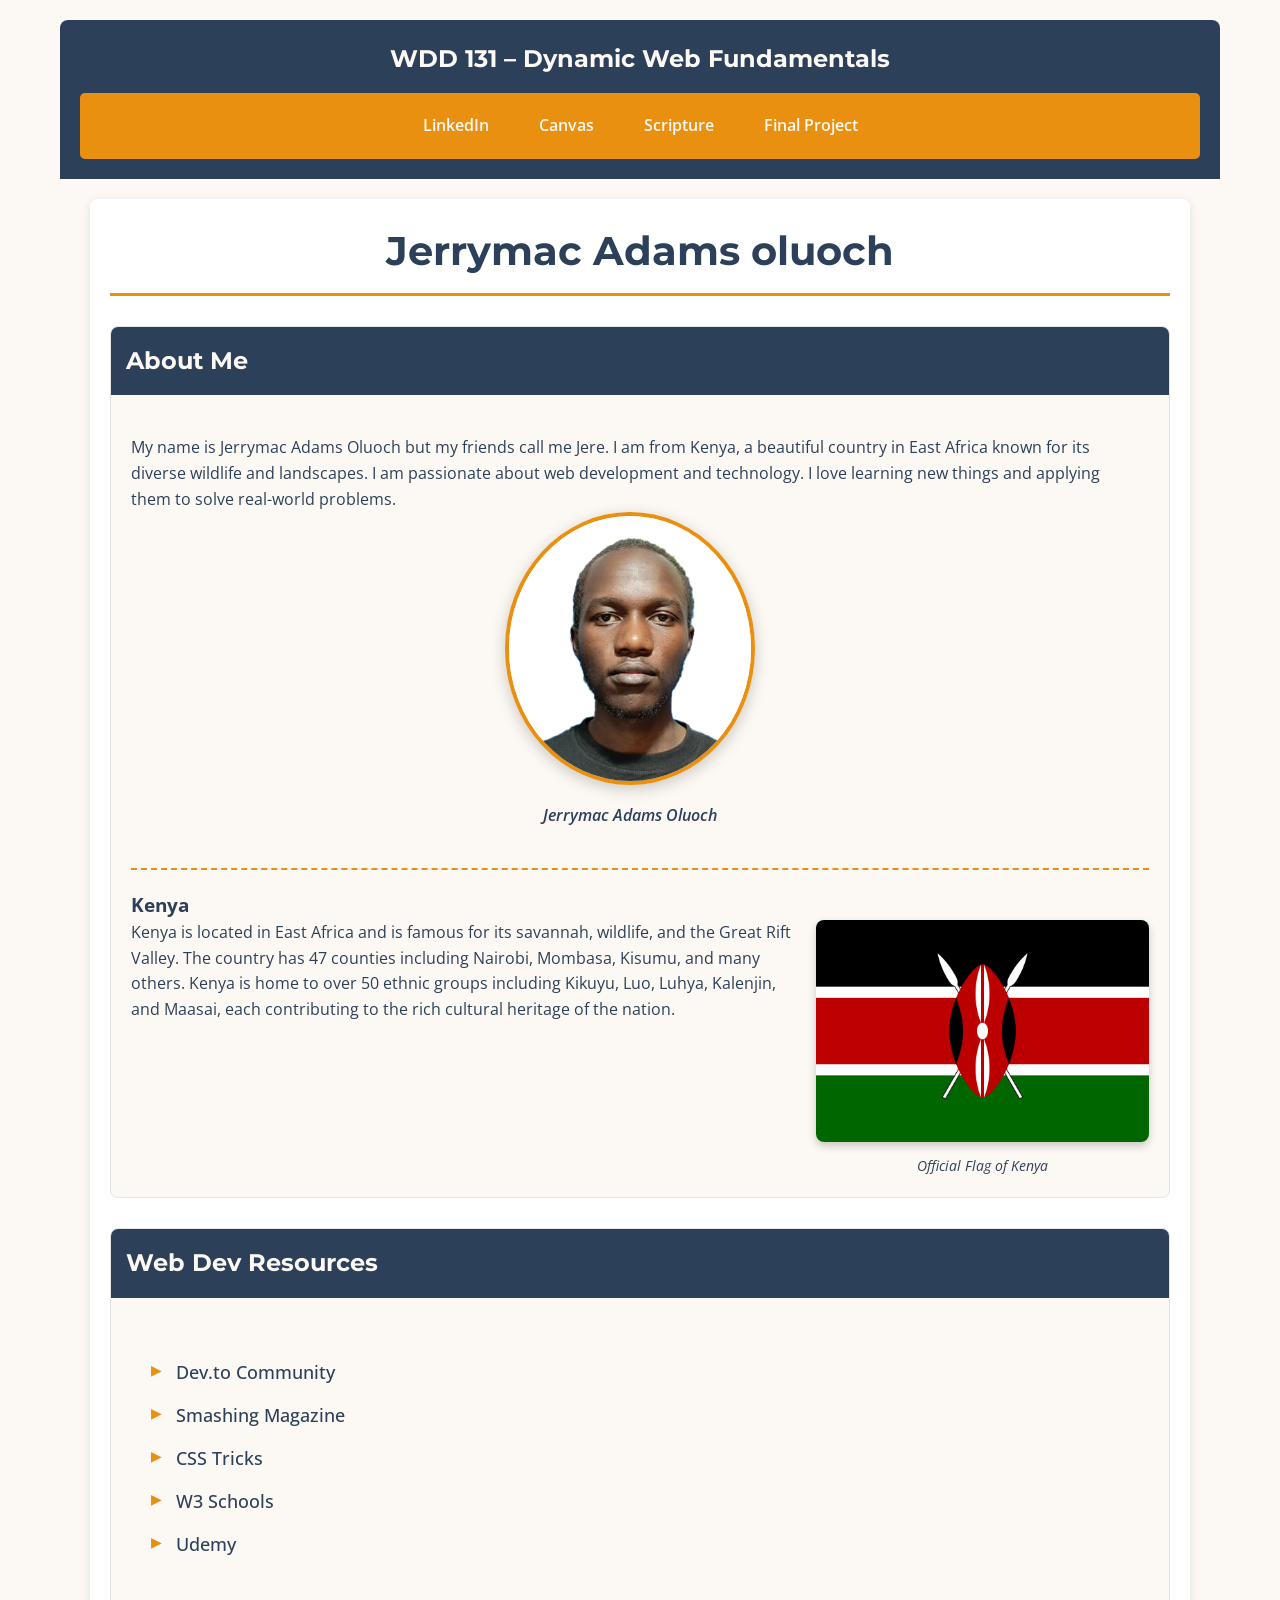
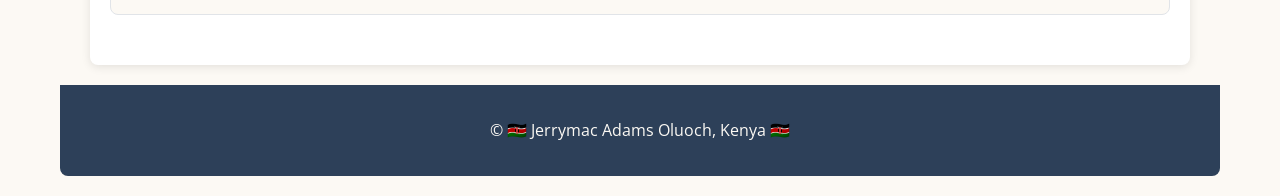
<file: index.html>
<!DOCTYPE html>
<html lang="en">
<head>
    <meta charset="UTF-8">
    <meta name="viewport" content="width=device-width, initial-scale=1.0">
    <title>WDD 131 – Dynamic Web Fundamentals – Jerrymac Adams Oluoch</title>
    <meta name="description" content="WDD 131 – Dynamic Web Fundamentals – Jerrymac Adams Oluoch – Keyword summary of page content about web development, Kenya, and personal interests.">
    <meta name="author" content="Jerrymac Adams Oluoch">
    
    <!-- Google Fonts preconnect links -->
    <link rel="preconnect" href="https://fonts.googleapis.com">
    <link rel="preconnect" href="https://fonts.gstatic.com" crossorigin>
    <!-- Google Fonts API -->
    <link href="https://fonts.googleapis.com/css2?family=Montserrat:wght@400;700&family=Open+Sans:wght@400;600&display=swap" rel="stylesheet">
    
    <!-- CSS links -->
    <link rel="stylesheet" href="styles/base.css">
    
    <!-- JavaScript with defer -->
    <script src="scripts/getdates.js" defer></script>
</head>
<body>
    <header>
        <span id="course-title">WDD 131 – Dynamic Web Fundamentals</span>
        <nav>
            <a href="https://www.linkedin.com/in/jerrymac-adams-814407351/" target="_blank">LinkedIn</a>
            <a href="https://byupw.instructure.com/" target="_blank">Canvas</a>
            <a href="https://www.churchofjesuschrist.org/study/scriptures/bofm/1-ne/3?lang=eng&id=p7#p7" target="_blank">Scripture</a>
            <a href="#" target="_blank">Final Project</a>
        </nav>
    </header>
    
    <main>
        <h1>Jerrymac Adams oluoch</h1>
        
        <section class="card">
            <h2>About Me</h2>
            <div class="card-content">
                <div class="profile-section">
                    <p>My name is Jerrymac Adams Oluoch but my friends call me Jere. I am from Kenya, a beautiful country in East Africa known for its diverse wildlife and landscapes. I am passionate about web development and technology. I love learning new things and applying them to solve real-world problems.</p>
                    <figure class="profile-figure">
                        <img src="images/profile.jpg" alt="Jerrymac Adams Oluoch - Profile Picture" class="profile-img">
                        <figcaption>Jerrymac Adams Oluoch</figcaption>
                    </figure>
                </div>
                <div class="country-info">
                    <h3>Kenya</h3>
                    <div class="country-detail">
                        <p>Kenya is located in East Africa and is famous for its savannah, wildlife, and the Great Rift Valley. The country has 47 counties including Nairobi, Mombasa, Kisumu, and many others. Kenya is home to over 50 ethnic groups including Kikuyu, Luo, Luhya, Kalenjin, and Maasai, each contributing to the rich cultural heritage of the nation.</p>
                        <figure>
                            <img src="images/flag-of-kenya.svg.jpg" alt="Official Flag of Kenya">
                            <figcaption>Official Flag of Kenya</figcaption>
                        </figure>
                    </div>
                </div>
            </div>
        </section>
        
        <section class="card">
            <h2>Web Dev Resources</h2>
            <div class="card-content">
                <ul>
                    <li><a href="https://dev.to/" target="_blank">Dev.to Community</a></li>
                    <li><a href="https://www.smashingmagazine.com/" target="_blank">Smashing Magazine</a></li>
                    <li><a href="https://css-tricks.com/" target="_blank">CSS Tricks</a></li>
                    <li><a href="https://www.w3schools.com/" target="_blank">W3 Schools</a></li>
                    <li><a href="https://www.udemy.com/" target="_blank">Udemy</a></li>
                </ul>
            
            </div>
        </section>
    </main>
    
    <footer>
        <p>&copy; <span id="currentyear"></span> 🇰🇪 Jerrymac Adams Oluoch, Kenya 🇰🇪</p>
        <p id="lastModified"></p>
    </footer>
</body>
</html>
</file>
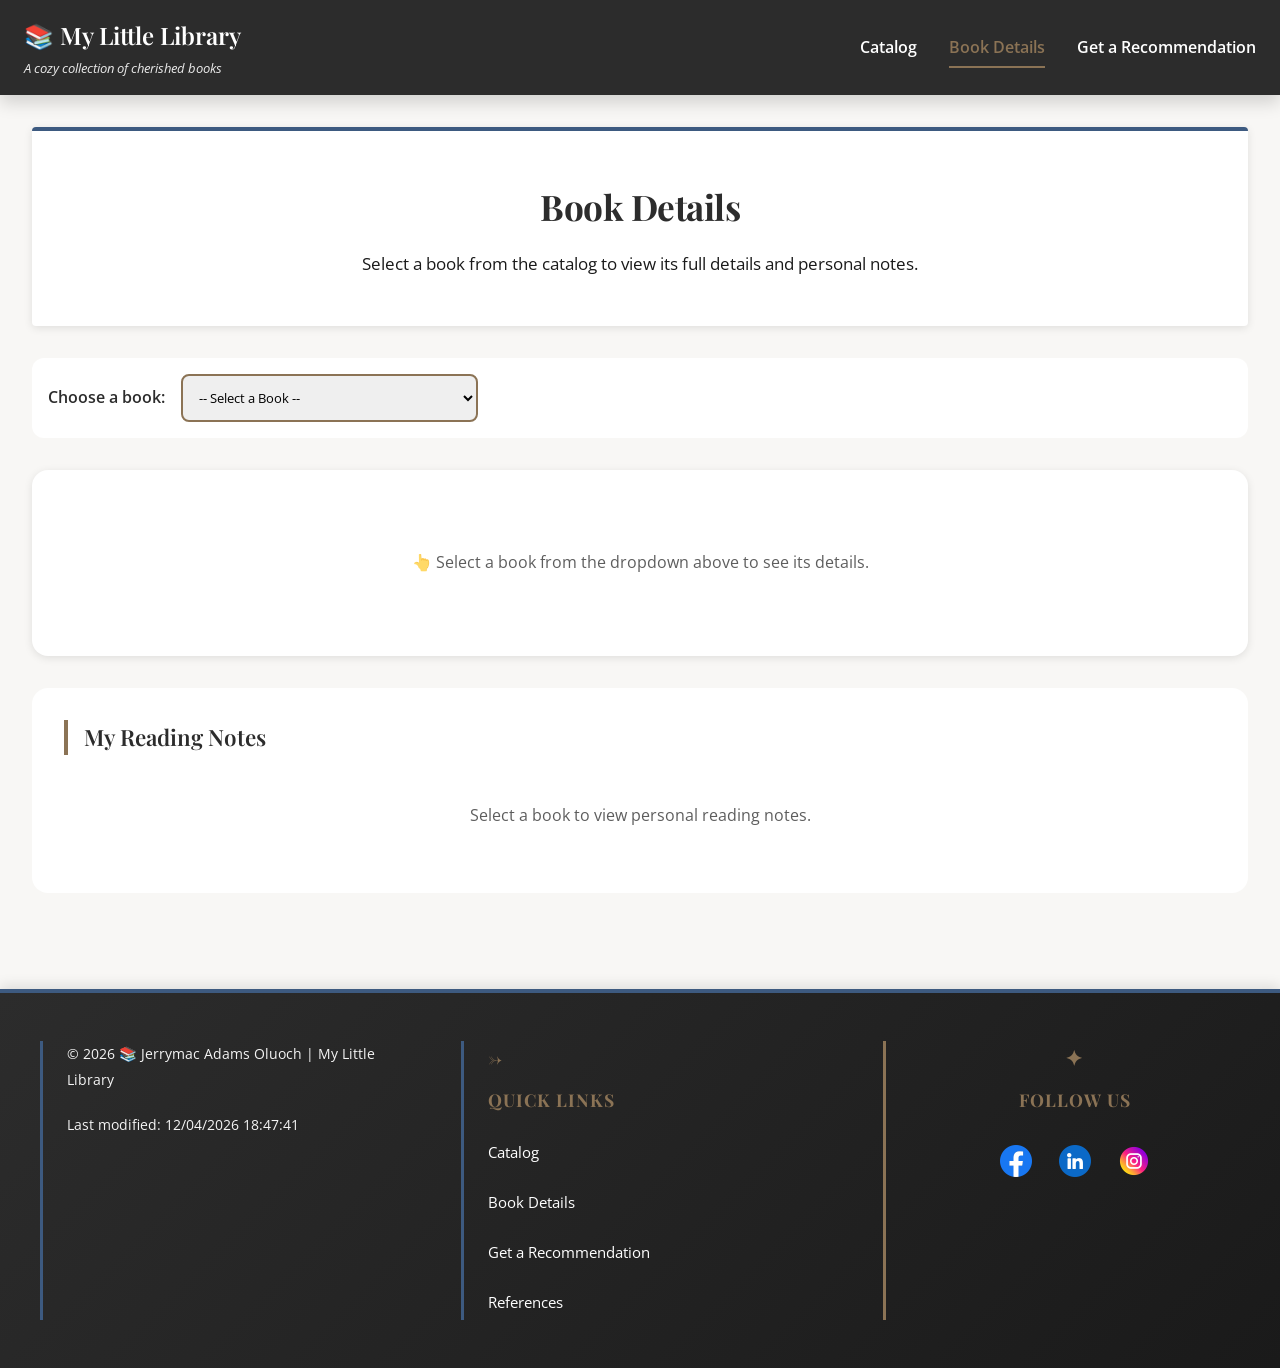
<file: book-detail.html>
<!DOCTYPE html>
<html lang="en">
<head>
    <meta charset="UTF-8">
    <meta name="viewport" content="width=device-width, initial-scale=1.0">
    <title>My Little Library | Book Details</title>
    <meta name="author" content="Jerrymac Adams Oluoch">
    <meta name="description" content="View detailed information about books in my home library collection, including summaries and personal notes.">
    <link rel="stylesheet" href="styles/style.css">
    <link rel="stylesheet" href="styles/style-large.css">
    <script src="scripts/script.js" defer></script>
    <link rel="preconnect" href="https://fonts.googleapis.com">
    <link rel="preconnect" href="https://fonts.gstatic.com" crossorigin>
    <link href="https://fonts.googleapis.com/css2?family=Open+Sans:wght@300;400;600;700&family=Playfair+Display:wght@400;500;600;700&display=swap" rel="stylesheet">
    <link rel="stylesheet" href="https://cdnjs.cloudflare.com/ajax/libs/font-awesome/6.4.0/css/all.min.css" integrity="sha512-iecdLmaskl7CVJkEZSMUkrQ6usKu8zUHB8LvYSEa1VTXlmJkEbSqt+q9G5D5YM4vB8Ds8cVVeQv0SlBbzLsvYw==" crossorigin="anonymous" referrerpolicy="no-referrer">
</head>
<body id="detail-page">
    <header>
        <div class="header-container">
            <div class="logo">
                <h1>📚 My Little Library</h1>
                <p class="tagline">A cozy collection of cherished books</p>
            </div>
            <button class="hamburger" aria-label="Menu">
                <span></span>
                <span></span>
                <span></span>
            </button>
            <nav class="nav-desktop">
                <ul>
                    <li><a href="library.html">Catalog</a></li>
                    <li><a href="book-detail.html" class="active">Book Details</a></li>
                    <li><a href="contact.html">Get a Recommendation</a></li>
                </ul>
            </nav>
        </div>
        <nav class="nav-mobile">
            <ul>
                <li><a href="library.html">Catalog</a></li>
                <li><a href="book-detail.html">Book Details</a></li>
                <li><a href="contact.html">Get a Recommendation</a></li>
            </ul>
        </nav>
    </header>

    <main>
        <section class="detail-hero">
            <h2>Book Details</h2>
            <p>Select a book from the catalog to view its full details and personal notes.</p>
        </section>

        <section class="book-selector">
            <label for="book-select">Choose a book:</label>
            <select id="book-select">
                <option value="">-- Select a Book --</option>
            </select>
        </section>

        <section class="book-detail-card" id="book-detail-card">
            <div class="detail-placeholder">
                <p>👆 Select a book from the dropdown above to see its details.</p>
            </div>
        </section>

        <section class="reading-notes">
            <h3>My Reading Notes</h3>
            <div id="notes-display">
                <p class="notes-placeholder">Select a book to view personal reading notes.</p>
            </div>
        </section>
    </main>

    <footer>
        <div class="footer-content">
            <div class="footer-section">
                <p>©️ <span class="currentyear"></span> 📚 Jerrymac Adams Oluoch | My Little Library</p>
                <p class="lastmodified"></p>
            </div>
            <div class="footer-section">
                <h4>Quick Links</h4>
                <nav class="footer-links">
                    <a href="library.html">Catalog</a>
                    <a href="book-detail.html">Book Details</a>
                    <a href="contact.html">Get a Recommendation</a>
                    <a href="references.html">References</a>
                </nav>
            </div>
            <div class="footer-section footer-social">
                <h4>Follow Us</h4>
                <nav class="socialmedia">
                    <a href="https://facebook.com" target="_blank" aria-label="Visit our Facebook page" title="Facebook">
                        <img src="images/facebook.png" alt="Facebook" width="28" height="28">
                    </a>
                    <a href="https://linkedin.com" target="_blank" aria-label="Visit our LinkedIn page" title="LinkedIn">
                        <img src="images/linkedin.png" alt="LinkedIn" width="28" height="28">
                    </a>
                    <a href="https://instagram.com" target="_blank" aria-label="Visit our Instagram page" title="Instagram">
                        <img src="images/instagram.png" alt="Instagram" width="28" height="28">
                    </a>
                </nav>
            </div>
        </div>
    </footer>
</body>
</html>
</file>
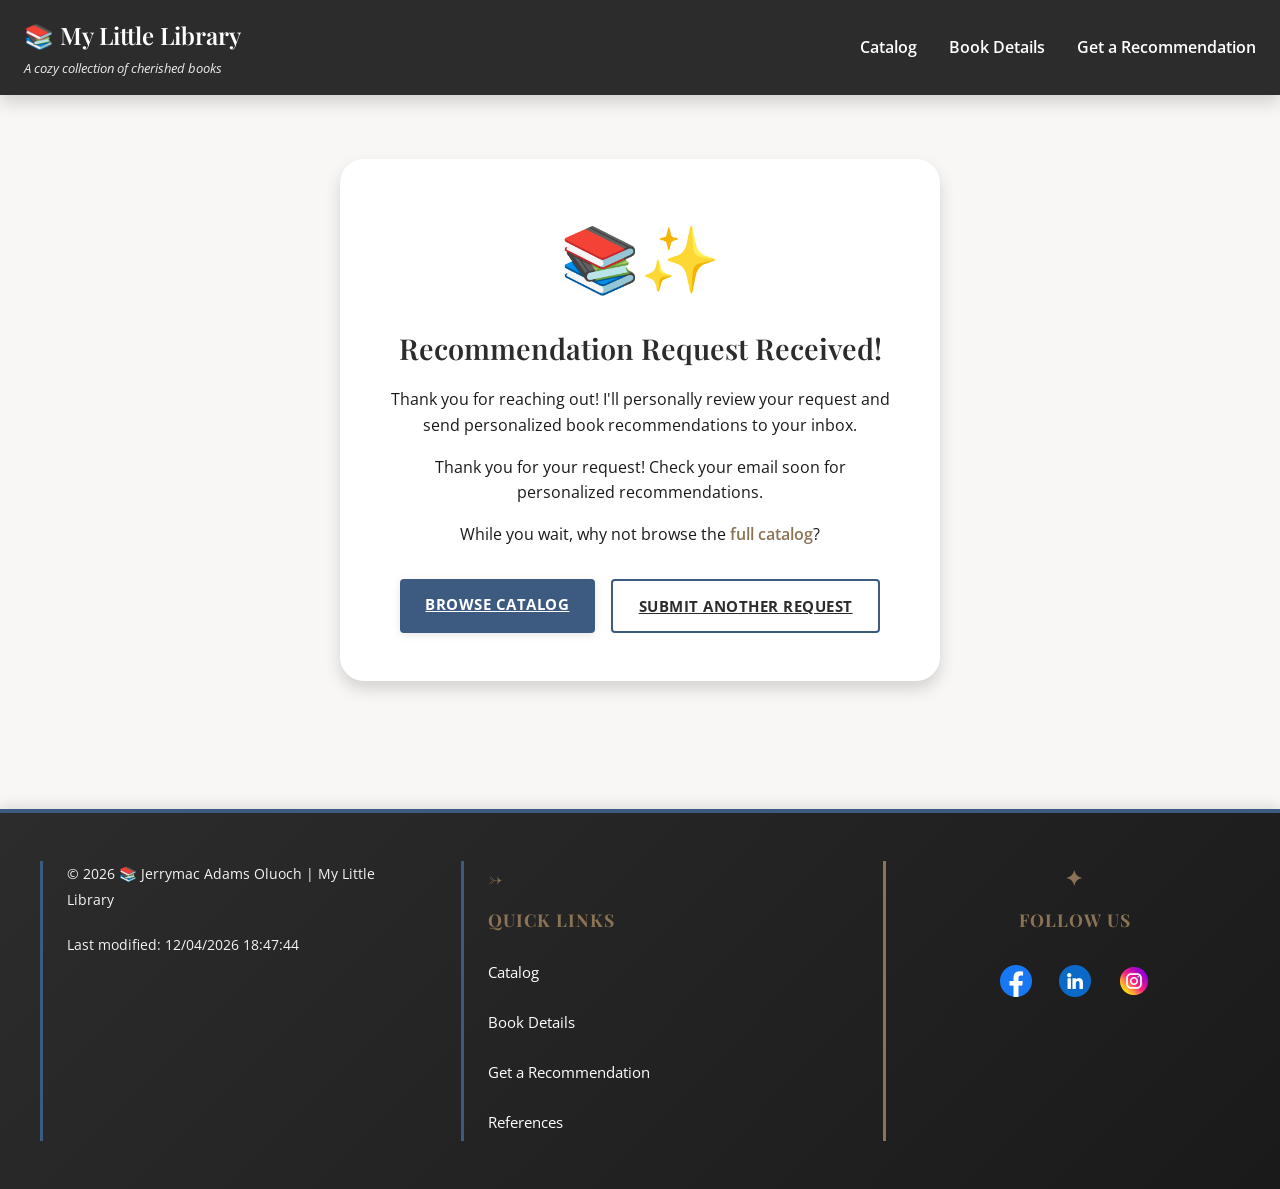
<file: confirmation.html>
<!DOCTYPE html>
<html lang="en">
<head>
    <meta charset="UTF-8">
    <meta name="viewport" content="width=device-width, initial-scale=1.0">
    <title>My Little Library | Recommendation Confirmation</title>
    <meta name="author" content="Jerrymac Adams Oluoch">
    <meta name="description" content="Your book recommendation request has been received.">
    <link rel="stylesheet" href="styles/style.css">
    <link rel="stylesheet" href="styles/style-large.css">
    <script src="scripts/script.js" defer></script>
    <link rel="preconnect" href="https://fonts.googleapis.com">
    <link rel="preconnect" href="https://fonts.gstatic.com" crossorigin>
    <link href="https://fonts.googleapis.com/css2?family=Open+Sans:wght@300;400;600;700&family=Playfair+Display:wght@400;500;600;700&display=swap" rel="stylesheet">
    <link rel="stylesheet" href="https://cdnjs.cloudflare.com/ajax/libs/font-awesome/6.4.0/css/all.min.css" integrity="sha512-iecdLmaskl7CVJkEZSMUkrQ6usKu8zUHB8LvYSEa1VTXlmJkEbSqt+q9G5D5YM4vB8Ds8cVVeQv0SlBbzLsvYw==" crossorigin="anonymous" referrerpolicy="no-referrer">
</head>
<body id="confirmation-page">
    <header>
        <div class="header-container">
            <div class="logo">
                <h1>📚 My Little Library</h1>
                <p class="tagline">A cozy collection of cherished books</p>
            </div>
            <button class="hamburger" aria-label="Menu">
                <span></span>
                <span></span>
                <span></span>
            </button>
            <nav class="nav-desktop">
                <ul>
                    <li><a href="library.html">Catalog</a></li>
                    <li><a href="book-detail.html">Book Details</a></li>
                    <li><a href="contact.html">Get a Recommendation</a></li>
                </ul>
            </nav>
        </div>
        <nav class="nav-mobile">
            <ul>
                <li><a href="library.html">Catalog</a></li>
                <li><a href="book-detail.html">Book Details</a></li>
                <li><a href="contact.html">Get a Recommendation</a></li>
            </ul>
        </nav>
    </header>

    <main class="confirmation-main">
        <div class="confirmation-card">
            <div class="confirmation-icon">📚✨</div>
            <h2>Recommendation Request Received!</h2>
            <p>Thank you for reaching out! I'll personally review your request and send personalized book recommendations to your inbox.</p>
            <div id="request-summary"></div>
            <p class="confirmation-note">While you wait, why not browse the <a href="library.html">full catalog</a>?</p>
            <div class="confirmation-buttons">
                <a href="library.html" class="btn-gold">Browse Catalog</a>
                <a href="contact.html" class="btn-outline">Submit Another Request</a>
            </div>
        </div>
    </main>

    <footer>
        <div class="footer-content">
            <div class="footer-section">
                <p>©️ <span class="currentyear"></span> 📚 Jerrymac Adams Oluoch | My Little Library</p>
                <p class="lastmodified"></p>
            </div>
            <div class="footer-section">
                <h4>Quick Links</h4>
                <nav class="footer-links">
                    <a href="library.html">Catalog</a>
                    <a href="book-detail.html">Book Details</a>
                    <a href="contact.html">Get a Recommendation</a>
                    <a href="references.html">References</a>
                </nav>
            </div>
            <div class="footer-section footer-social">
                <h4>Follow Us</h4>
                <nav class="socialmedia">
                    <a href="https://facebook.com" target="_blank" aria-label="Visit our Facebook page" title="Facebook">
                        <img src="images/facebook.png" alt="Facebook" width="28" height="28">
                    </a>
                    <a href="https://linkedin.com" target="_blank" aria-label="Visit our LinkedIn page" title="LinkedIn">
                        <img src="images/linkedin.png" alt="LinkedIn" width="28" height="28">
                    </a>
                    <a href="https://instagram.com" target="_blank" aria-label="Visit our Instagram page" title="Instagram">
                        <img src="images/instagram.png" alt="Instagram" width="28" height="28">
                    </a>
                </nav>
            </div>
        </div>
    </footer>
</body>
</html>
</file>
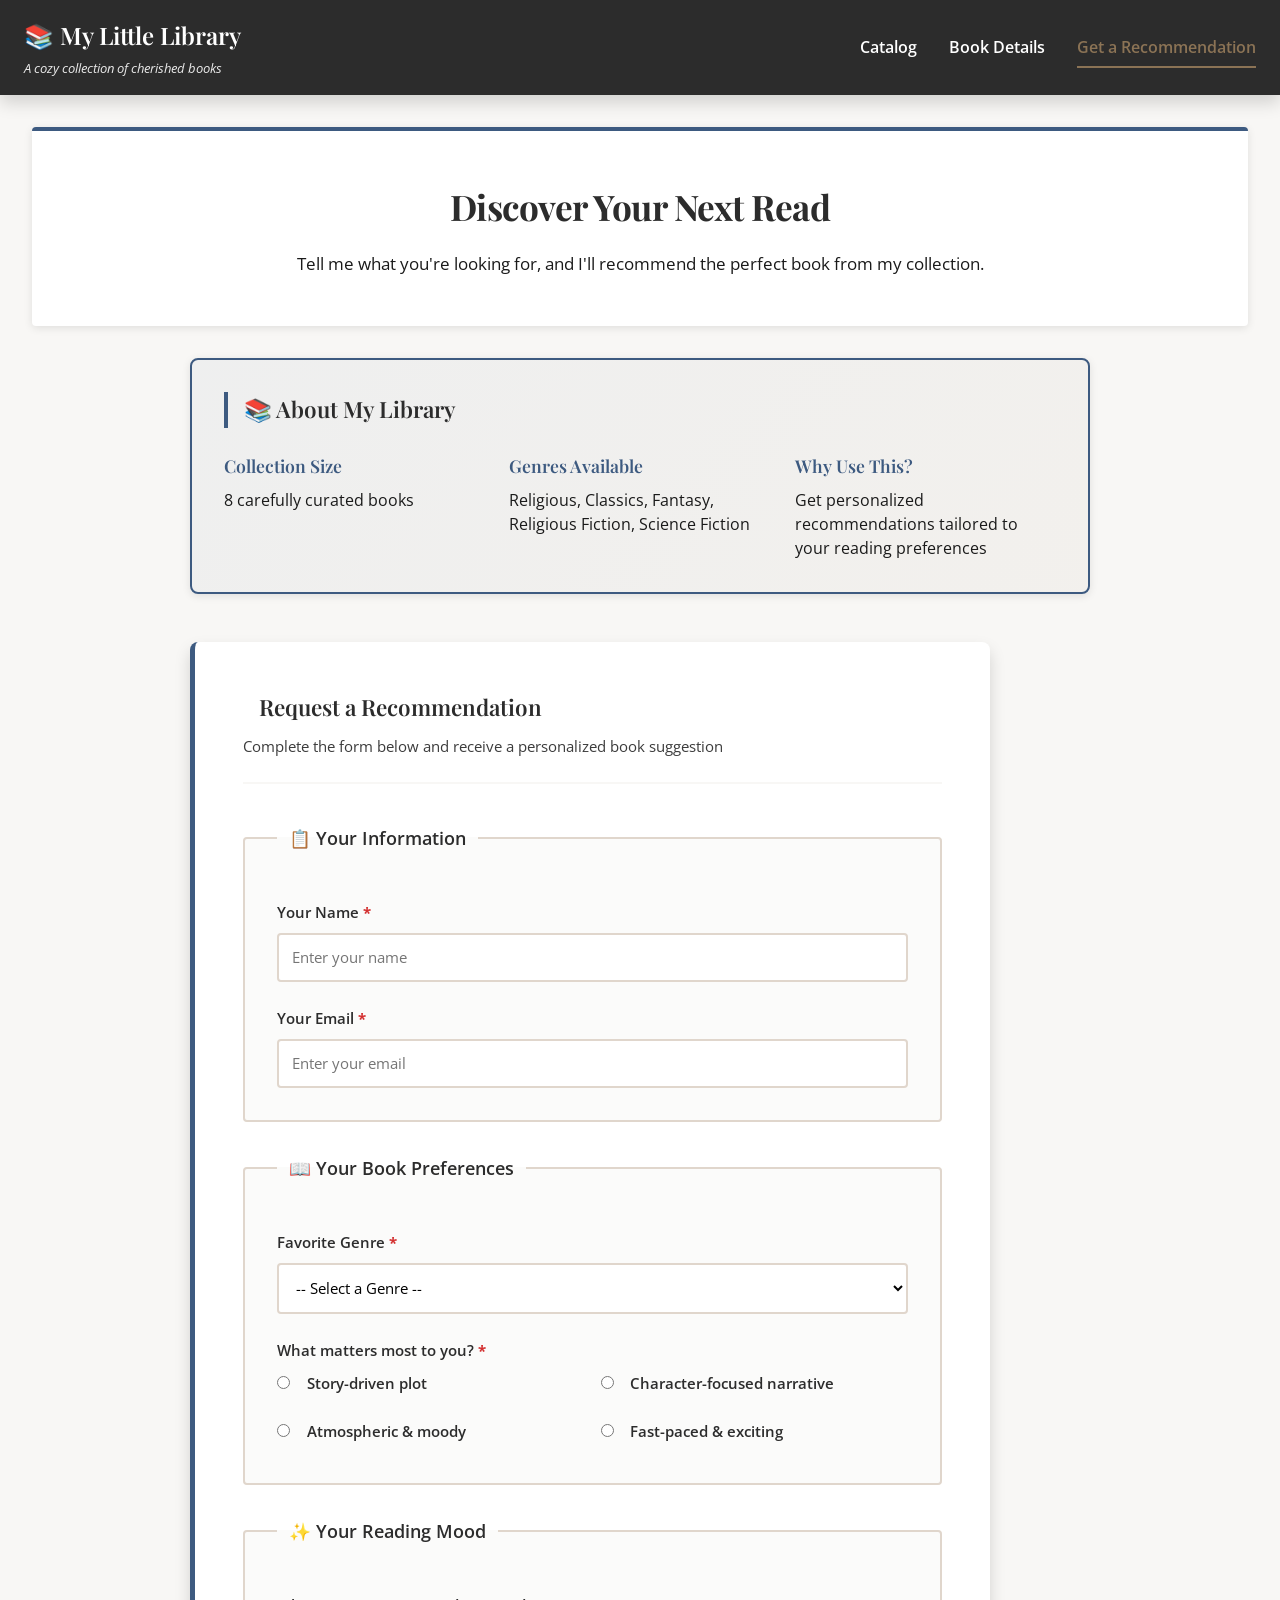
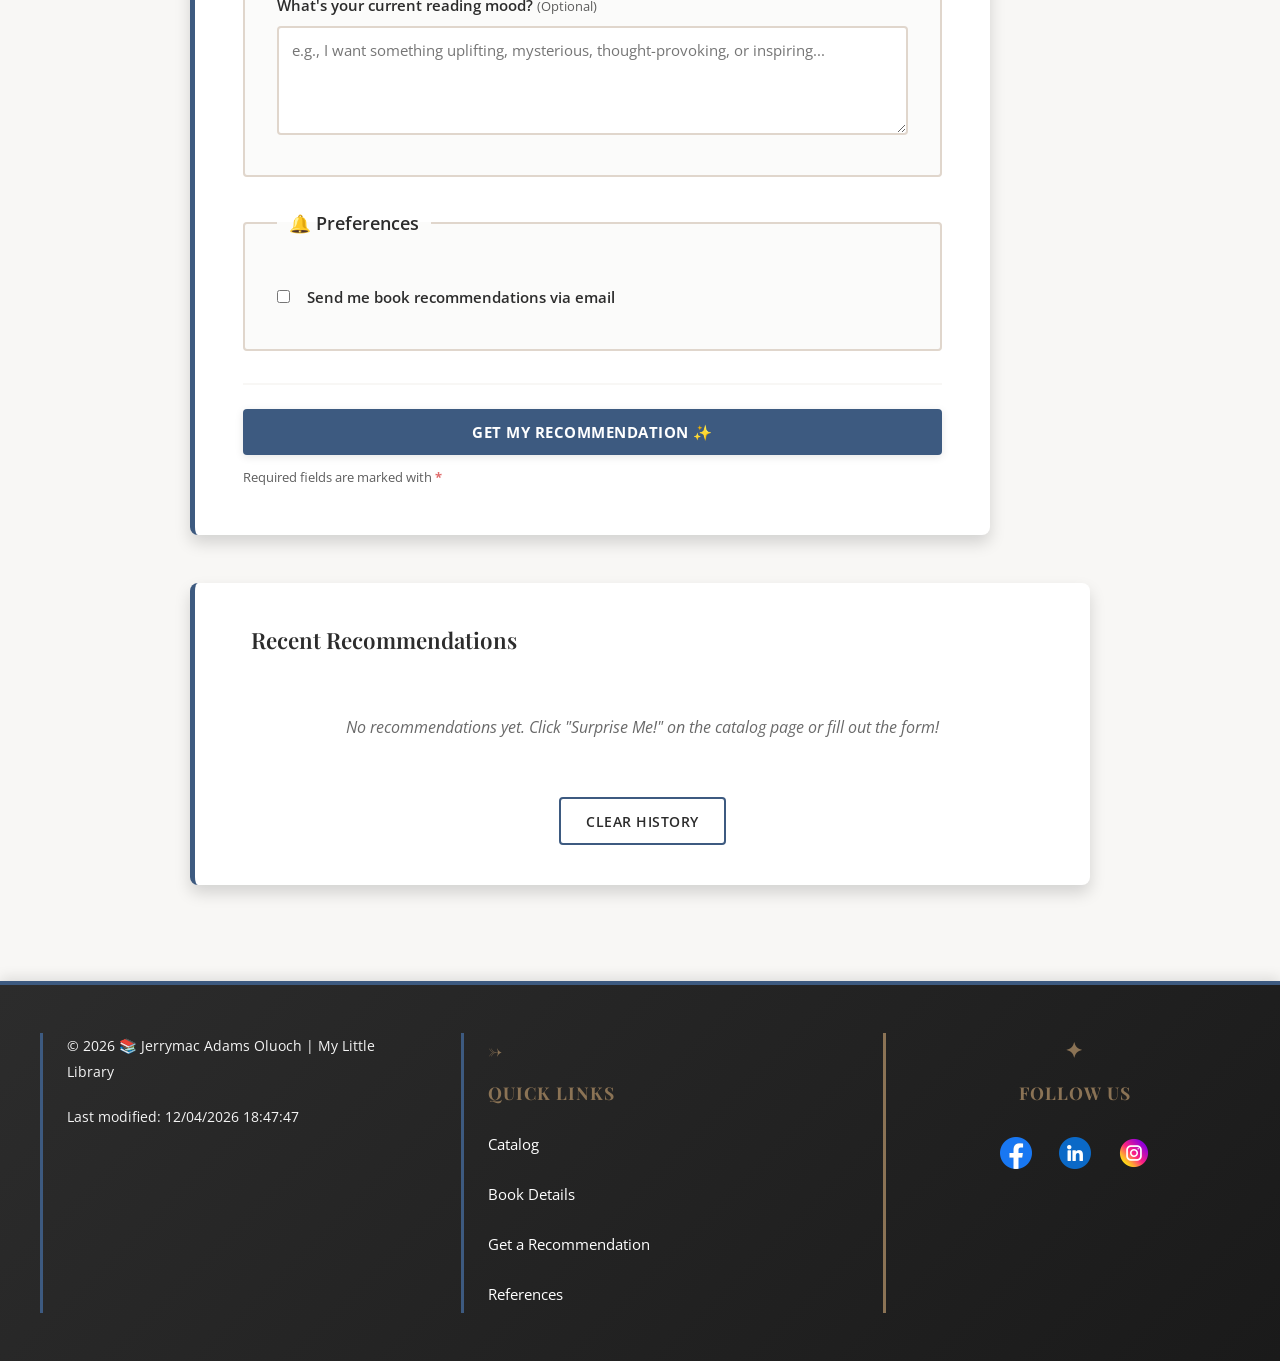
<file: contact.html>
<!DOCTYPE html>
<html lang="en">
<head>
    <meta charset="UTF-8">
    <meta name="viewport" content="width=device-width, initial-scale=1.0">
    <title>My Little Library | Get a Recommendation</title>
    <meta name="author" content="Jerrymac Adams Oluoch">
    <meta name="description" content="Get personalized book recommendations based on your preferences. Fill out the form and discover your next favorite read.">
    <link rel="stylesheet" href="styles/style.css">
    <link rel="stylesheet" href="styles/style-large.css">
    <script src="scripts/script.js" defer></script>
    <link rel="preconnect" href="https://fonts.googleapis.com">
    <link rel="preconnect" href="https://fonts.gstatic.com" crossorigin>
    <link href="https://fonts.googleapis.com/css2?family=Open+Sans:wght@300;400;600;700&family=Playfair+Display:wght@400;500;600;700&display=swap" rel="stylesheet">
    <link rel="stylesheet" href="https://cdnjs.cloudflare.com/ajax/libs/font-awesome/6.4.0/css/all.min.css" integrity="sha512-iecdLmaskl7CVJkEZSMUkrQ6usKu8zUHB8LvYSEa1VTXlmJkEbSqt+q9G5D5YM4vB8Ds8cVVeQv0SlBbzLsvYw==" crossorigin="anonymous" referrerpolicy="no-referrer">
</head>
<body id="contact-page">
    <header>
        <div class="header-container">
            <div class="logo">
                <h1>📚 My Little Library</h1>
                <p class="tagline">A cozy collection of cherished books</p>
            </div>
            <button class="hamburger" aria-label="Menu">
                <span></span>
                <span></span>
                <span></span>
            </button>
            <nav class="nav-desktop">
                <ul>
                    <li><a href="library.html">Catalog</a></li>
                    <li><a href="book-detail.html">Book Details</a></li>
                    <li><a href="contact.html" class="active">Get a Recommendation</a></li>
                </ul>
            </nav>
        </div>
        <nav class="nav-mobile">
            <ul>
                <li><a href="library.html">Catalog</a></li>
                <li><a href="book-detail.html">Book Details</a></li>
                <li><a href="contact.html">Get a Recommendation</a></li>
            </ul>
        </nav>
    </header>

    <main>
        <section class="contact-hero">
            <h2>Discover Your Next Read</h2>
            <p>Tell me what you're looking for, and I'll recommend the perfect book from my collection.</p>
        </section>

        <!-- Library Information Section -->
        <section class="library-info">
            <div class="info-card">
                <h3>📚 About My Library</h3>
                <div class="info-content">
                    <div class="info-block">
                        <h4>Collection Size</h4>
                        <p>8 carefully curated books</p>
                    </div>
                    <div class="info-block">
                        <h4>Genres Available</h4>
                        <p>Religious, Classics, Fantasy, Religious Fiction, Science Fiction</p>
                    </div>
                    <div class="info-block">
                        <h4>Why Use This?</h4>
                        <p>Get personalized recommendations tailored to your reading preferences</p>
                    </div>
                </div>
            </div>
        </section>

        <!-- Recommendation Form Section -->
        <section class="form-section">
            <form id="recommendation-form" class="recommendation-form" action="confirmation.html" method="get">
                <div class="form-header">
                    <h3>Request a Recommendation</h3>
                    <p class="form-subtitle">Complete the form below and receive a personalized book suggestion</p>
                </div>

                <!-- Your Information Section -->
                <fieldset class="form-fieldset">
                    <legend class="fieldset-legend">📋 Your Information</legend>
                    
                    <div class="form-group">
                        <label for="visitor-name">Your Name <span class="required">*</span></label>
                        <input type="text" id="visitor-name" name="visitorName" required placeholder="Enter your name">
                    </div>
                    
                    <div class="form-group">
                        <label for="visitor-email">Your Email <span class="required">*</span></label>
                        <input type="email" id="visitor-email" name="visitorEmail" required placeholder="Enter your email">
                    </div>
                </fieldset>

                <!-- Book Preferences Section -->
                <fieldset class="form-fieldset">
                    <legend class="fieldset-legend">📖 Your Book Preferences</legend>
                    
                    <div class="form-group">
                        <label for="fav-genre">Favorite Genre <span class="required">*</span></label>
                        <select id="fav-genre" name="favGenre" required>
                            <option value="" disabled selected>-- Select a Genre --</option>
                            <option value="Religious">Religious</option>
                            <option value="Classic">Classics</option>
                            <option value="Fantasy">Fantasy</option>
                            <option value="Religious Fiction">Religious Fiction</option>
                            <option value="Science Fiction">Science Fiction</option>
                        </select>
                    </div>

                    <div class="form-group preference-group">
                        <label class="group-label">What matters most to you? <span class="required">*</span></label>
                        <div class="radio-group">
                            <label class="radio-label">
                                <input type="radio" name="preference" value="Story-driven" required> 
                                <span>Story-driven plot</span>
                            </label>
                            <label class="radio-label">
                                <input type="radio" name="preference" value="Character-focused" required> 
                                <span>Character-focused narrative</span>
                            </label>
                            <label class="radio-label">
                                <input type="radio" name="preference" value="Atmospheric" required> 
                                <span>Atmospheric & moody</span>
                            </label>
                            <label class="radio-label">
                                <input type="radio" name="preference" value="Fast-paced" required> 
                                <span>Fast-paced & exciting</span>
                            </label>
                        </div>
                    </div>
                </fieldset>

                <!-- Reading Mood Section -->
                <fieldset class="form-fieldset">
                    <legend class="fieldset-legend">✨ Your Reading Mood</legend>
                    
                    <div class="form-group">
                        <label for="mood">What's your current reading mood? <span class="optional">(Optional)</span></label>
                        <textarea id="mood" name="mood" rows="4" placeholder="e.g., I want something uplifting, mysterious, thought-provoking, or inspiring..."></textarea>
                    </div>
                </fieldset>

                <!-- Preferences Section -->
                <fieldset class="form-fieldset">
                    <legend class="fieldset-legend">🔔 Preferences</legend>
                    
                    <div class="checkbox-group">
                        <label class="checkbox-label">
                            <input type="checkbox" name="subscribe" value="yes"> 
                            <span>Send me book recommendations via email</span>
                        </label>
                    </div>
                </fieldset>

                <!-- Submit Button -->
                <div class="form-actions">
                    <button type="submit" class="btn-primary">Get My Recommendation ✨</button>
                    <p class="form-note">Required fields are marked with <span class="required">*</span></p>
                </div>
            </form>
        </section>

        <section class="recent-recommendations">
            <h3>Recent Recommendations</h3>
            <div id="recommendation-history">
                <p class="history-placeholder">No recommendations yet. Fill out the form above to get your first recommendation!</p>
            </div>
            <button id="clear-history-btn" class="btn-outline">Clear History</button>
        </section>
    </main>

    <footer>
        <div class="footer-content">
            <div class="footer-section">
                <p>©️ <span class="currentyear"></span> 📚 Jerrymac Adams Oluoch | My Little Library</p>
                <p class="lastmodified"></p>
            </div>
            <div class="footer-section">
                <h4>Quick Links</h4>
                <nav class="footer-links">
                    <a href="library.html">Catalog</a>
                    <a href="book-detail.html">Book Details</a>
                    <a href="contact.html">Get a Recommendation</a>
                    <a href="references.html">References</a>
                </nav>
            </div>
            <div class="footer-section footer-social">
                <h4>Follow Us</h4>
                <nav class="socialmedia">
                    <a href="https://facebook.com" target="_blank" aria-label="Visit our Facebook page" title="Facebook">
                        <img src="images/facebook.png" alt="Facebook" width="28" height="28">
                    </a>
                    <a href="https://linkedin.com" target="_blank" aria-label="Visit our LinkedIn page" title="LinkedIn">
                        <img src="images/linkedin.png" alt="LinkedIn" width="28" height="28">
                    </a>
                    <a href="https://instagram.com" target="_blank" aria-label="Visit our Instagram page" title="Instagram">
                        <img src="images/instagram.png" alt="Instagram" width="28" height="28">
                    </a>
                </nav>
            </div>
        </div>
    </footer>
</body>
</html>
</file>
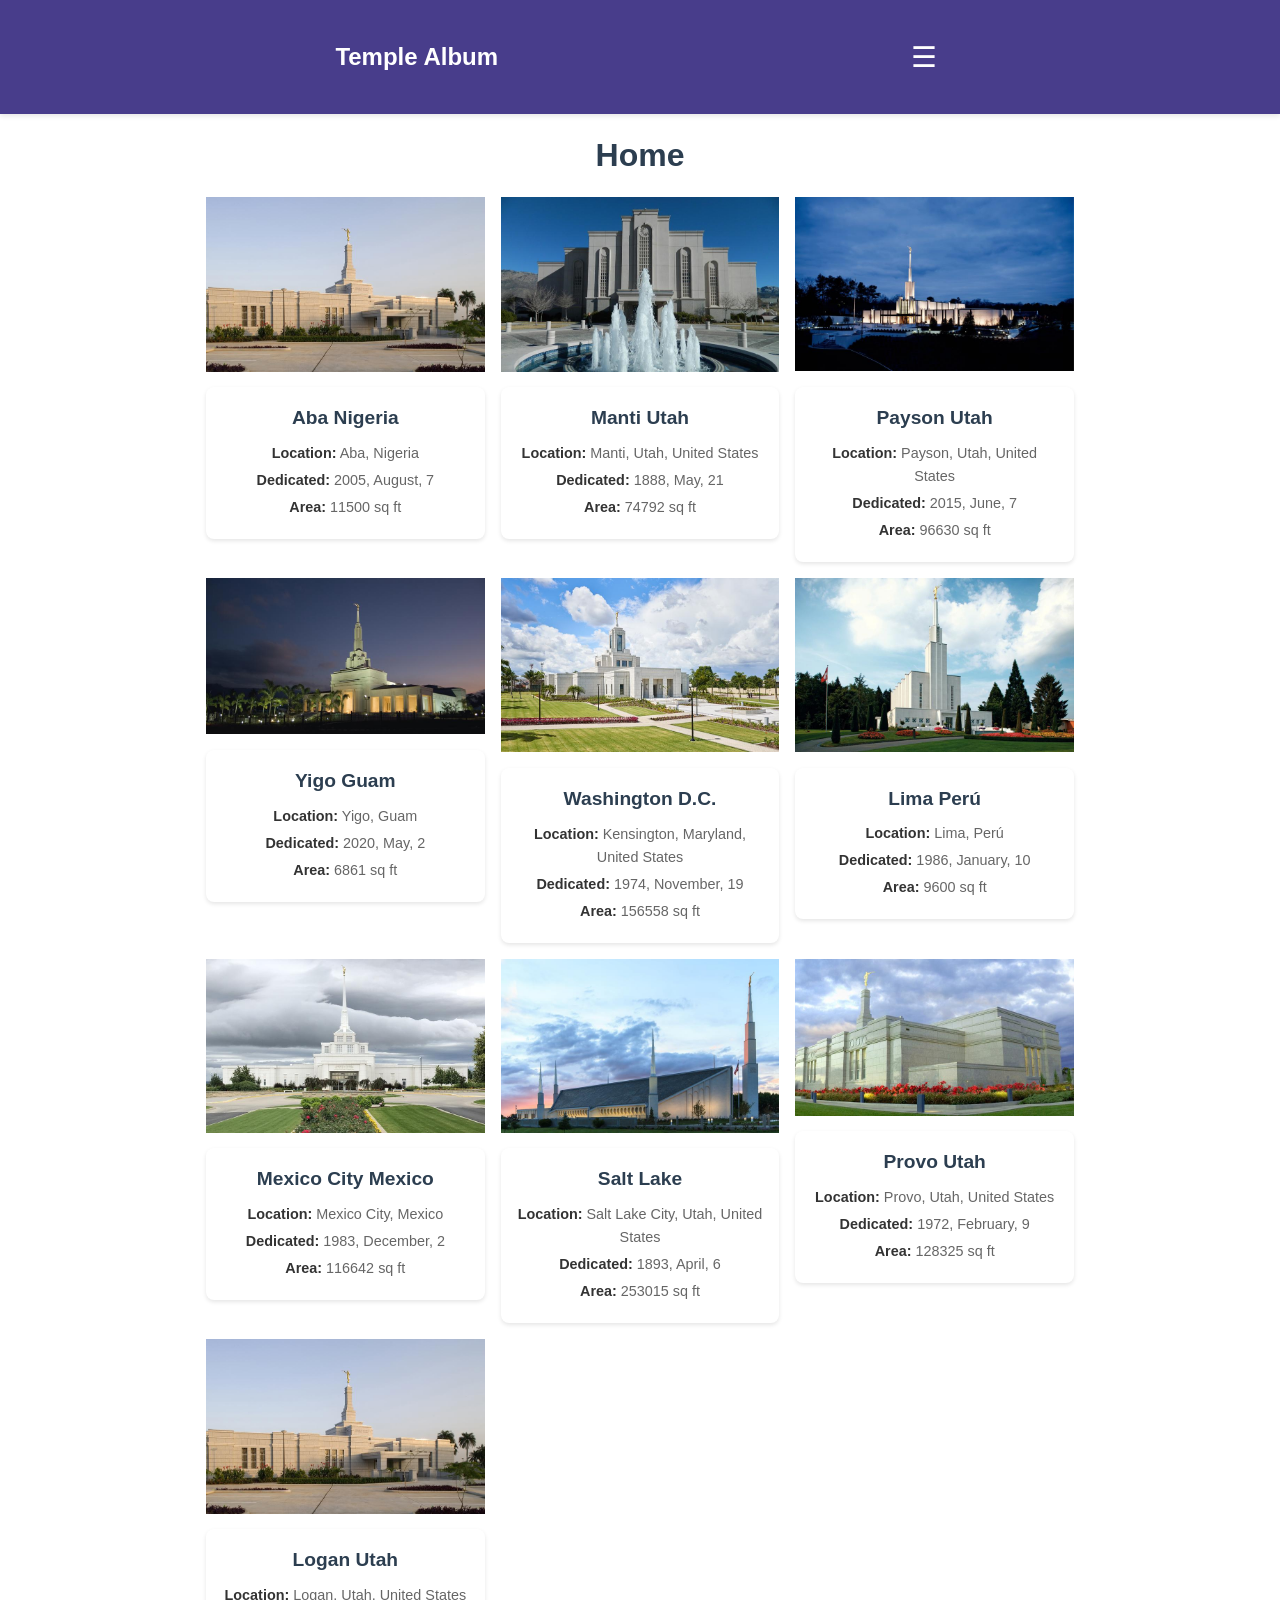
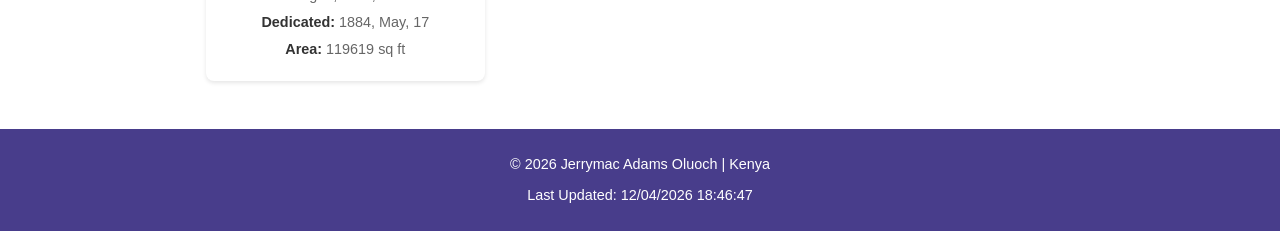
<file: filtered-temples.html>
<!DOCTYPE html>
<html lang="en">
<head>
    <meta charset="UTF-8">
    <meta name="viewport" content="width=device-width, initial-scale=1.0">
    <meta name="description" content="Temple Album showcasing various temples around the world with filtering options.">
    <meta name="author" content="Jerrymac Adams Oluoch">
    <title>Temple Album</title>
    
    <!-- Google Fonts -->
    <link rel="preconnect" href="https://fonts.googleapis.com">
    <link rel="preconnect" href="https://fonts.gstatic.com" crossorigin>
    <link href="https://fonts.googleapis.com/css2?family=Montserrat:wght@400;700&family=Open+Sans:wght@400;600&display=swap" rel="stylesheet">
    
    <!-- CSS Files - Mobile First -->
    <link rel="stylesheet" href="styles/filtered-temples.css">
    <link rel="stylesheet" href="styles/filtered-temples-large.css">
    
    <!-- JavaScript -->
    <script src="scripts/filtered-temples.js" defer></script>
</head>
<body>
    <header>
        <div class="header-content">
            <h2 class="title">Temple Album</h2>
            <button class="hamburger" id="hamburger" aria-label="Menu">☰</button>
            <nav id="nav">
                <ul>
                    <li><a href="#" class="active" data-filter="all">Home</a></li>
                    <li><a href="#" data-filter="old">Old</a></li>
                    <li><a href="#" data-filter="new">New</a></li>
                    <li><a href="#" data-filter="large">Large</a></li>
                    <li><a href="#" data-filter="small">Small</a></li>
                </ul>
            </nav>
        </div>
    </header>

    <main>
        <h1>Home</h1>
        
        <section>
        </section>
    </main>

    <footer>
        <p>&copy; <span id="year"></span> Jerrymac Adams Oluoch | Kenya </p>
        <p>Last Updated: <span id="lastModified"></span></p>
    </footer>
</body>
</html>
</file>
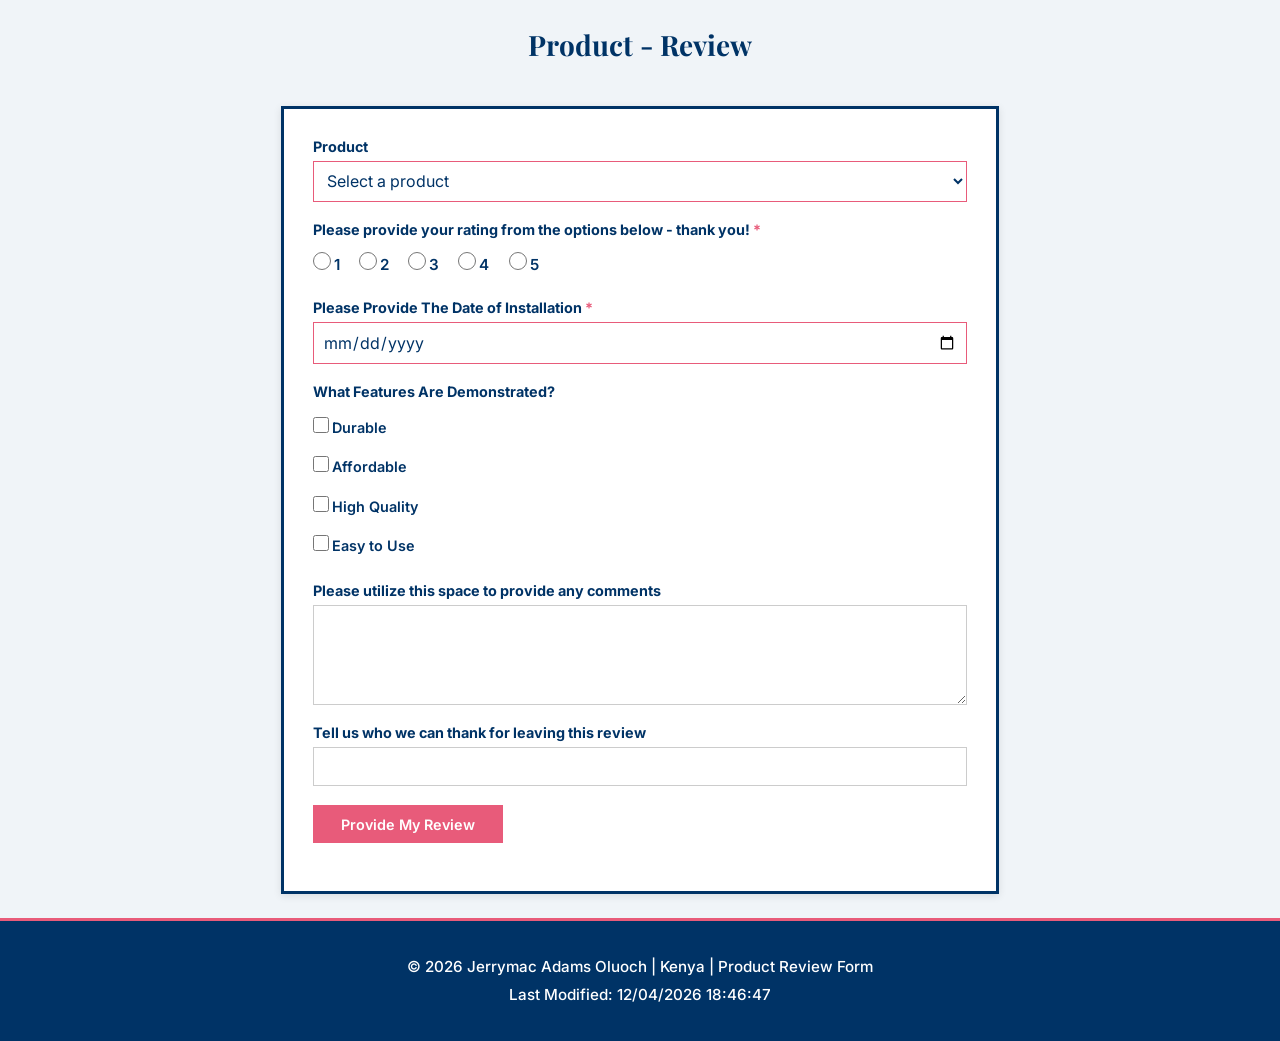
<file: form.html>
<!DOCTYPE html>
<html lang="en">
<head>
    <meta charset="UTF-8">
    <meta name="viewport" content="width=device-width, initial-scale=1.0">
    <title>Product Review - Share Your Experience</title>
    <meta name="author" content="Jerrymac Adams Oluoch">
    <meta name="description" content="A product review form page showing good design principles, specific field requirements, and includes a submission confirmation with a counter.">
    <meta name="theme-color" content="#2C3E50">
    <link rel="preconnect" href="https://fonts.googleapis.com">
    <link rel="preconnect" href="https://fonts.gstatic.com" crossorigin>
    <link href="https://fonts.googleapis.com/css2?family=Inter:opsz,wght@14..32,300;14..32,400;14..32,500;14..32,600;14..32,700&family=Playfair+Display:wght@400;500;600;700&display=swap" rel="stylesheet">
    <link rel="stylesheet" href="styles/form.css">
    <link rel="stylesheet" href="styles/form-large.css">
    <script src="scripts/form.js" defer></script>
</head>
<body>
    <header>
        <h1>Product - Review</h1>
    </header>
    
    <main>
        <form action="review.html" method="get" class="product-review-form" id="reviewForm">
            <!-- Product Name Field - Required -->
            <div class="form-group">
                <label for="productname">
                    Product <span class="required-indicator"></span>
                </label>
                <select id="productname" name="productName" required>
                    <option value="" disabled selected>Select a product</option>
                </select>
            </div>

            <!-- Overall Rating Field - Required -->
            <div class="form-group">
                <label class="rating-label">
                    Please provide your rating from the options below - thank you! <span class="required-indicator">*</span>
                </label>
                <div class="star-rating">
                    <label for="rating1" class="rating-number">
                        <input type="radio" id="rating1" name="rating" value="1" required>
                        <span>1</span>
                    </label>
                    <label for="rating2" class="rating-number">
                        <input type="radio" id="rating2" name="rating" value="2" required>
                        <span>2</span>
                    </label>
                    <label for="rating3" class="rating-number">
                        <input type="radio" id="rating3" name="rating" value="3" required>
                        <span>3</span>
                    </label>
                    <label for="rating4" class="rating-number">
                        <input type="radio" id="rating4" name="rating" value="4" required>
                        <span>4</span>
                    </label>
                    <label for="rating5" class="rating-number">
                        <input type="radio" id="rating5" name="rating" value="5" required>
                        <span>5</span>
                    </label>
                </div>
            </div>

            <!-- Date of Installation Field - Required -->
            <div class="form-group">
                <label for="installDate">
                    Please Provide The Date of Installation <span class="required-indicator">*</span>
                </label>
                <input type="date" id="installDate" name="installDate" required>
            </div>

            <!-- Useful Features - Checkboxes -->
            <div class="form-group">
                <label class="features-label">What Features Are Demonstrated?</label>
                <div class="checkbox-group">
                    <label for="durability" class="checkbox-option">
                        <input type="checkbox" id="durability" name="features" value="durability">
                        <span>Durable</span>
                    </label>
                    <label for="affordable" class="checkbox-option">
                        <input type="checkbox" id="affordable" name="features" value="affordable">
                        <span>Affordable</span>
                    </label>
                    <label for="highQuality" class="checkbox-option">
                        <input type="checkbox" id="highQuality" name="features" value="highQuality">
                        <span>High Quality</span>
                    </label>
                    <label for="easyToUse" class="checkbox-option">
                        <input type="checkbox" id="easyToUse" name="features" value="easyToUse">
                        <span>Easy to Use</span>
                    </label>
                </div>
            </div>

            <!-- Written Review - Textarea (Optional) -->
            <div class="form-group">
                <label for="writtenReview">Please utilize this space to provide any comments</label>
                <textarea id="writtenReview" name="writtenReview" rows="4"></textarea>
            </div>

            <!-- User Name - Optional -->
            <div class="form-group">
                <label for="userName">Tell us who we can thank for leaving this review</label>
                <input type="text" id="userName" name="userName">
            </div>

            <!-- Submit Button -->
            <div class="form-group submit-group">
                <button type="submit" class="submit-btn">Provide my review</button>
            </div>
        </form>
    </main>

    <footer>
        <p>©️ <span class="currentyear"></span> Jerrymac Adams Oluoch | Kenya | Product Review Form</p>
        <p class="lastmodified"></p>
    </footer>
</body>
</html>
</file>
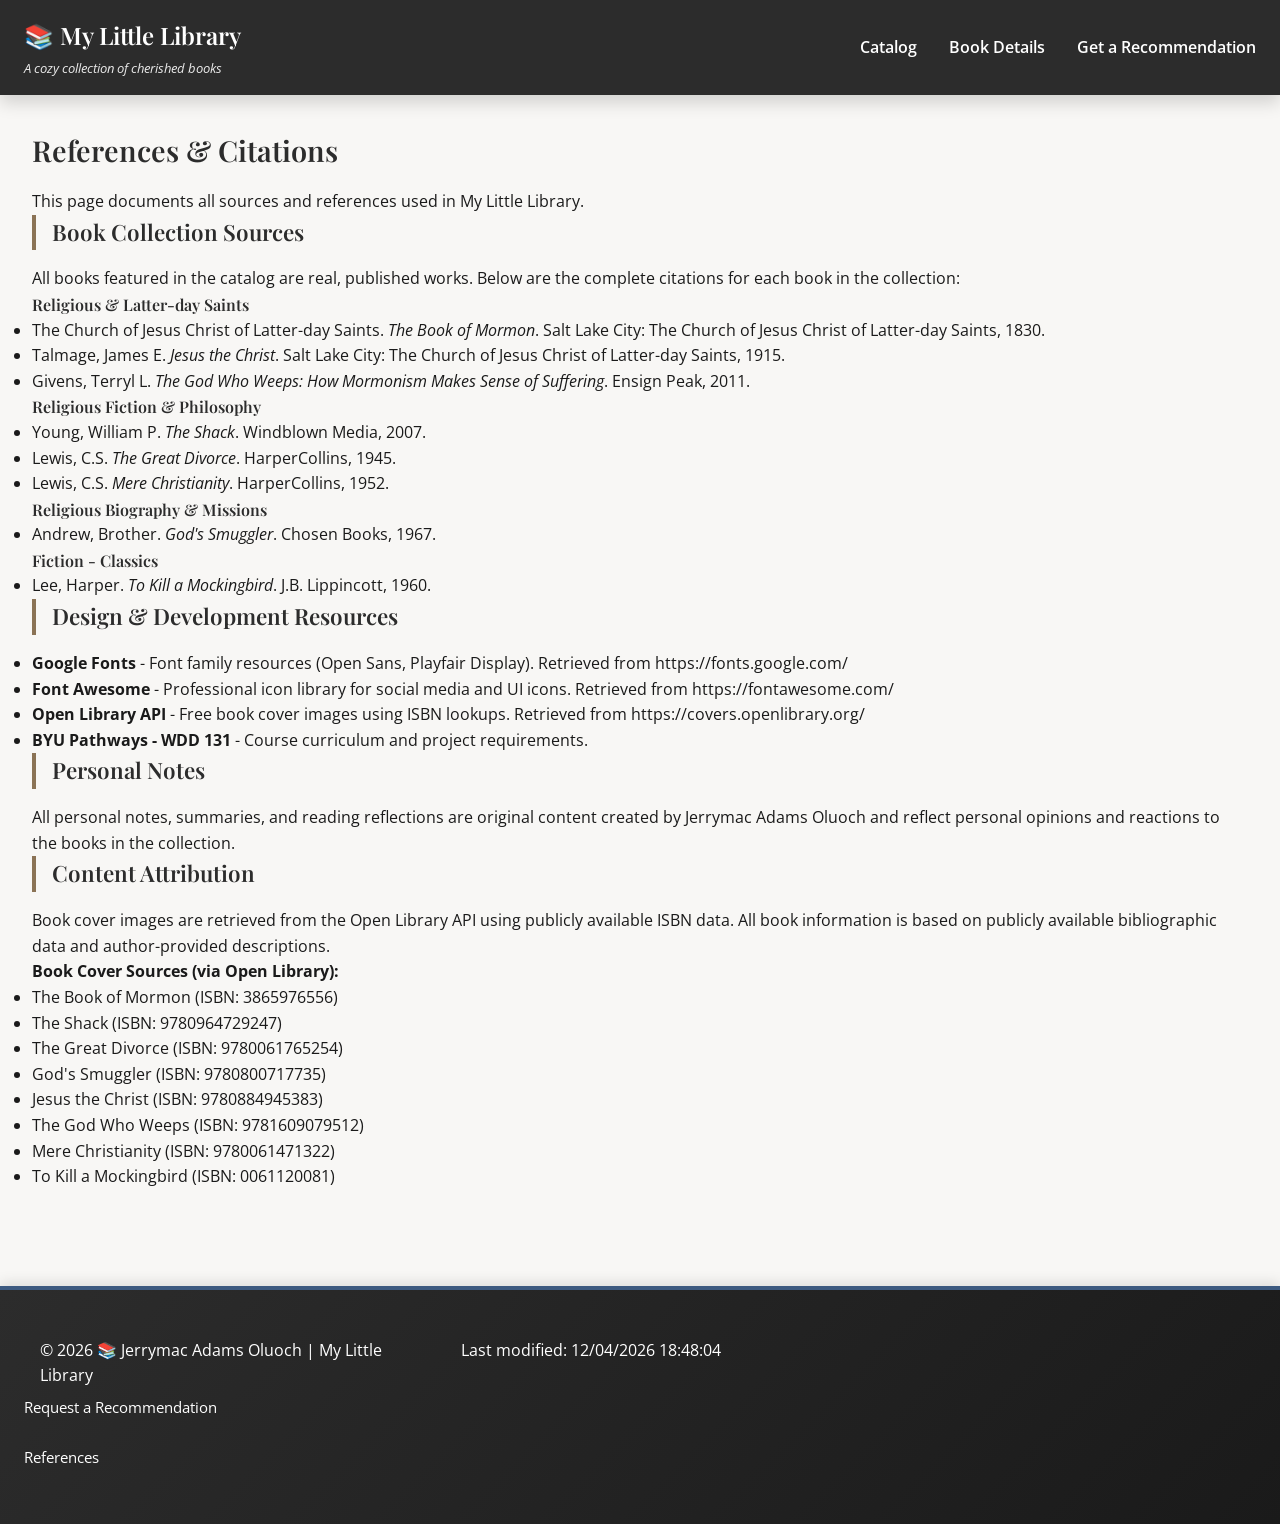
<file: references.html>
<!DOCTYPE html>
<html lang="en">
<head>
    <meta charset="UTF-8">
    <meta name="viewport" content="width=device-width, initial-scale=1.0">
    <title>My Little Library | References</title>
    <meta name="author" content="Jerrymac Adams Oluoch">
    <meta name="description" content="References and citations for books and resources used in My Little Library collection.">
    <link rel="stylesheet" href="styles/style.css">
    <link rel="stylesheet" href="styles/style-large.css">
    <script src="scripts/script.js" defer></script>
    <link rel="preconnect" href="https://fonts.googleapis.com">
    <link rel="preconnect" href="https://fonts.gstatic.com" crossorigin>
    <link href="https://fonts.googleapis.com/css2?family=Open+Sans:wght@300;400;600;700&family=Playfair+Display:wght@400;500;600;700&display=swap" rel="stylesheet">
    <link rel="stylesheet" href="https://cdnjs.cloudflare.com/ajax/libs/font-awesome/6.4.0/css/all.min.css" integrity="sha512-iecdLmaskl7CVJkEZSMUkrQ6usKu8zUHB8LvYSEa1VTXlmJkEbSqt+q9G5D5YM4vB8Ds8cVVeQv0SlBbzLsvYw==" crossorigin="anonymous" referrerpolicy="no-referrer">
</head>
<body id="references-page">
    <header>
        <div class="header-container">
            <div class="logo">
                <h1>📚 My Little Library</h1>
                <p class="tagline">A cozy collection of cherished books</p>
            </div>
            <button class="hamburger" aria-label="Menu">
                <span></span>
                <span></span>
                <span></span>
            </button>
            <nav class="nav-desktop">
                <ul>
                    <li><a href="library.html">Catalog</a></li>
                    <li><a href="book-detail.html">Book Details</a></li>
                    <li><a href="contact.html">Get a Recommendation</a></li>
                </ul>
            </nav>
        </div>
        <nav class="nav-mobile">
            <ul>
                <li><a href="library.html">Catalog</a></li>
                <li><a href="book-detail.html">Book Details</a></li>
                <li><a href="contact.html">Get a Recommendation</a></li>
            </ul>
        </nav>
    </header>

    <main>
        <section class="references-hero">
            <h2>References & Citations</h2>
            <p>This page documents all sources and references used in My Little Library.</p>
        </section>

        <section class="references-content">
            <h3>Book Collection Sources</h3>
            <p>All books featured in the catalog are real, published works. Below are the complete citations for each book in the collection:</p>
            
            <h4>Religious & Latter-day Saints</h4>
            <ul>
                <li>The Church of Jesus Christ of Latter-day Saints. <em>The Book of Mormon</em>. Salt Lake City: The Church of Jesus Christ of Latter-day Saints, 1830.</li>
                <li>Talmage, James E. <em>Jesus the Christ</em>. Salt Lake City: The Church of Jesus Christ of Latter-day Saints, 1915.</li>
                <li>Givens, Terryl L. <em>The God Who Weeps: How Mormonism Makes Sense of Suffering</em>. Ensign Peak, 2011.</li>
            </ul>

            <h4>Religious Fiction & Philosophy</h4>
            <ul>
                <li>Young, William P. <em>The Shack</em>. Windblown Media, 2007.</li>
                <li>Lewis, C.S. <em>The Great Divorce</em>. HarperCollins, 1945.</li>
                <li>Lewis, C.S. <em>Mere Christianity</em>. HarperCollins, 1952.</li>
            </ul>

            <h4>Religious Biography & Missions</h4>
            <ul>
                <li>Andrew, Brother. <em>God's Smuggler</em>. Chosen Books, 1967.</li>
            </ul>

            <h4>Fiction - Classics</h4>
            <ul>
                <li>Lee, Harper. <em>To Kill a Mockingbird</em>. J.B. Lippincott, 1960.</li>
            </ul>

            <h3>Design & Development Resources</h3>
            <ul>
                <li><strong>Google Fonts</strong> - Font family resources (Open Sans, Playfair Display). Retrieved from https://fonts.google.com/</li>
                <li><strong>Font Awesome</strong> - Professional icon library for social media and UI icons. Retrieved from https://fontawesome.com/</li>
                <li><strong>Open Library API</strong> - Free book cover images using ISBN lookups. Retrieved from https://covers.openlibrary.org/</li>
                <li><strong>BYU Pathways - WDD 131</strong> - Course curriculum and project requirements.</li>
            </ul>

            <h3>Personal Notes</h3>
            <p>All personal notes, summaries, and reading reflections are original content created by Jerrymac Adams Oluoch and reflect personal opinions and reactions to the books in the collection.</p>

            <h3>Content Attribution</h3>
            <p>Book cover images are retrieved from the Open Library API using publicly available ISBN data. All book information is based on publicly available bibliographic data and author-provided descriptions.</p>
            <p><strong>Book Cover Sources (via Open Library):</strong></p>
            <ul>
                <li>The Book of Mormon (ISBN: 3865976556)</li>
                <li>The Shack (ISBN: 9780964729247)</li>
                <li>The Great Divorce (ISBN: 9780061765254)</li>
                <li>God's Smuggler (ISBN: 9780800717735)</li>
                <li>Jesus the Christ (ISBN: 9780884945383)</li>
                <li>The God Who Weeps (ISBN: 9781609079512)</li>
                <li>Mere Christianity (ISBN: 9780061471322)</li>
                <li>To Kill a Mockingbird (ISBN: 0061120081)</li>
            </ul>
        </section>
    </main>

    <footer>
        <div class="footer-content">
            <p>©️ <span class="currentyear"></span> 📚 Jerrymac Adams Oluoch | My Little Library</p>
            <p class="lastmodified"></p>
        </div>
        <div class="footer-links">
            <a href="contact.html">Request a Recommendation</a>
            <a href="references.html">References</a>
        </div>
    </footer>
</body>
</html>
</file>
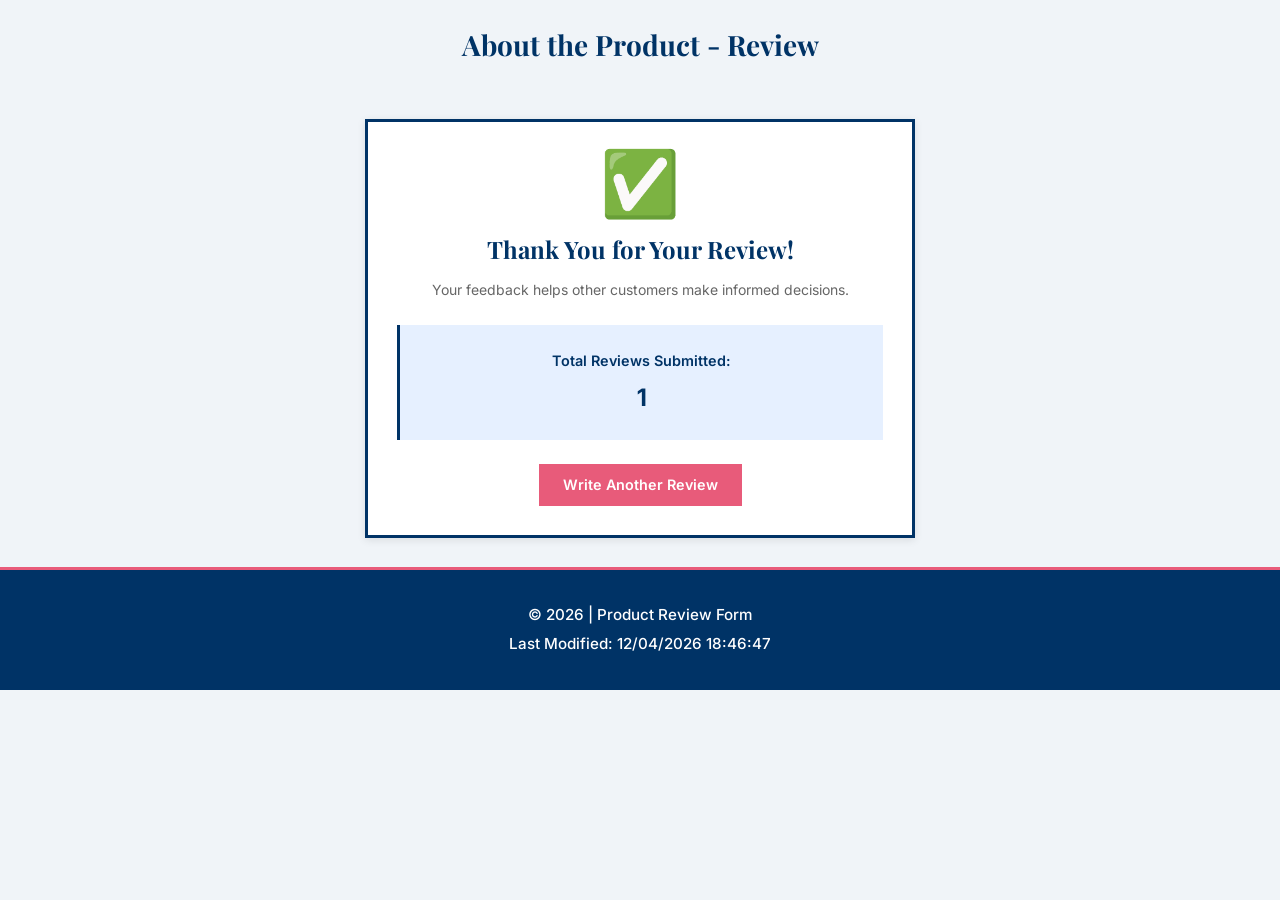
<file: review.html>
<!DOCTYPE html>
<html lang="en">
<head>
    <meta charset="UTF-8">
    <meta name="viewport" content="width=device-width, initial-scale=1.0">
    <title>Review Submitted - Product Review</title>
    <meta name="author" content="Your Name">
    <meta name="description" content="Thank you for submitting your product review. View the total number of reviews submitted.">
    <meta name="theme-color" content="#2C3E50">
    <link rel="preconnect" href="https://fonts.googleapis.com">
    <link rel="preconnect" href="https://fonts.gstatic.com" crossorigin>
    <link href="https://fonts.googleapis.com/css2?family=Inter:opsz,wght@14..32,300;14..32,400;14..32,500;14..32,600;14..32,700&family=Playfair+Display:wght@400;500;600;700&display=swap" rel="stylesheet">
    <link rel="stylesheet" href="styles/form.css">
    <link rel="stylesheet" href="styles/form-large.css">
    <script src="scripts/review.js" defer></script>
</head>
<body>
    <header>
        <h1>About the Product - Review</h1>
    </header>
    
    <main>
        <div class="confirmation-container">
            <div class="success-icon">✅</div>
            <h2>Thank You for Your Review!</h2>
            <p>Your feedback helps other customers make informed decisions.</p>
            <div class="review-counter">
                <p>Total Reviews Submitted:</p>
                <strong id="reviewCount">0</strong>
            </div>
            <a href="form.html" class="review-btn">Write Another Review</a>
        </div>
    </main>

    <footer>
        <p>©️ <span class="currentyear"></span> | Product Review Form</p>
        <p class="lastmodified"></p>
    </footer>
</body>
</html>
</file>
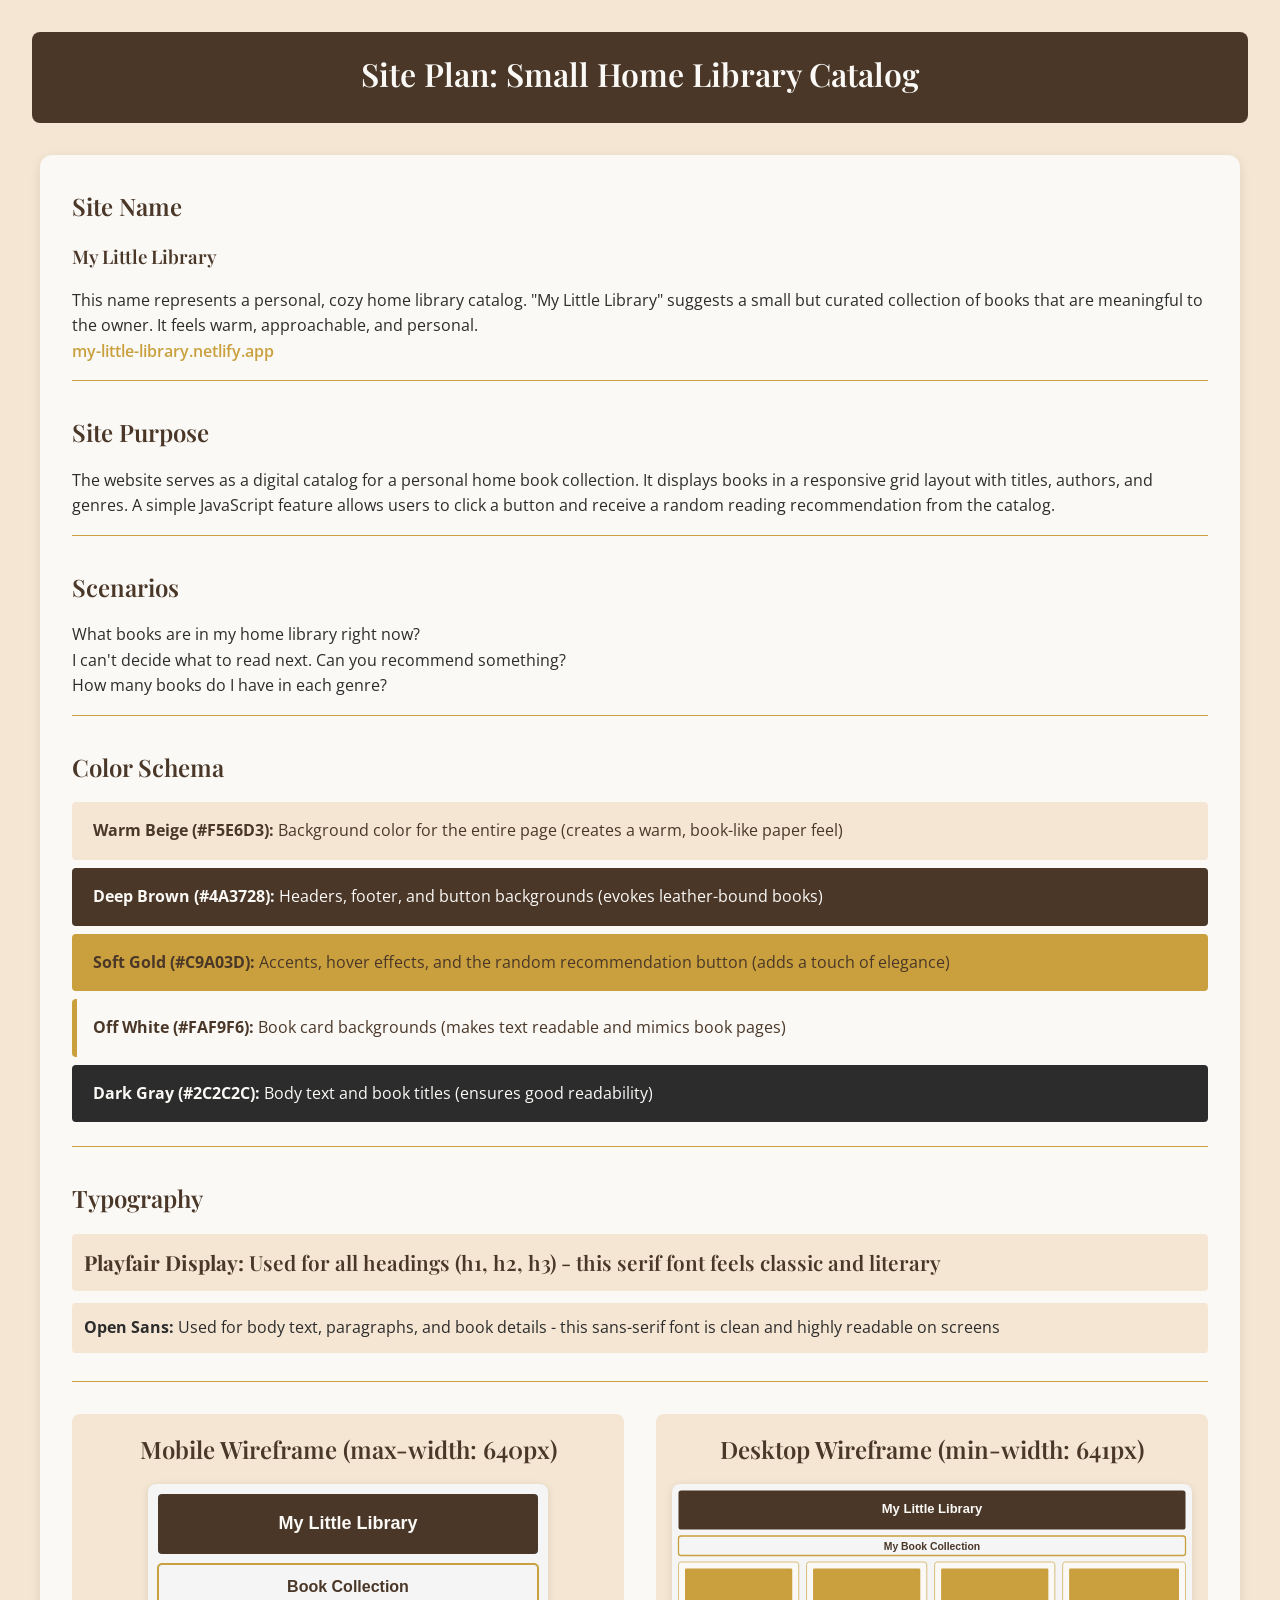
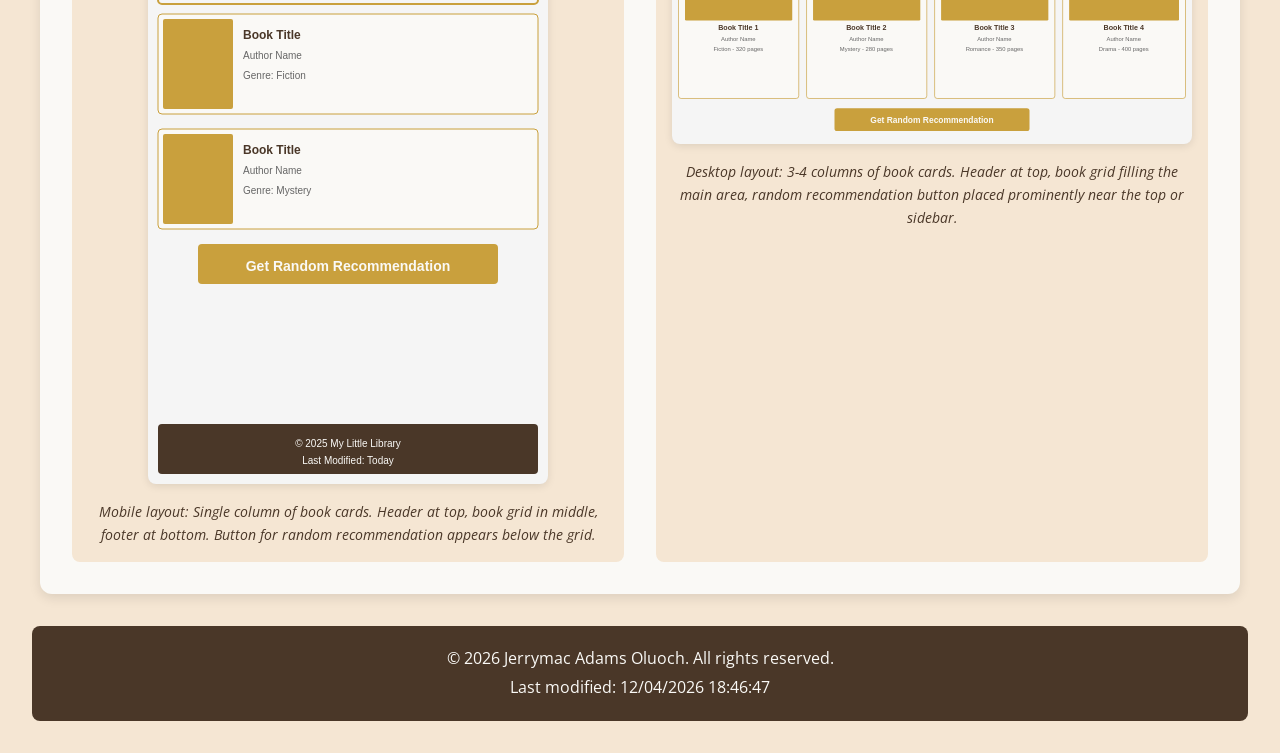
<file: site-plan.html>
<!DOCTYPE html>
<html lang="en">
<head>
    <meta charset="UTF-8">
    <meta name="viewport" content="width=device-width, initial-scale=1.0">
    <title>Small Home Library Catalog - Site Plan</title>
    <meta name="author" content="Jerrymac Adams Oluoch">
    <meta name="description" content="A basic website plan for my Small Home Library Catalog project. The plan serves as a blueprint for designing and developing my project.">
    <link rel="stylesheet" href="styles/site-plan.css">
    <script src="scripts/site-plan.js" defer></script>
    <link rel="preconnect" href="https://fonts.googleapis.com">
    <link rel="preconnect" href="https://fonts.gstatic.com" crossorigin>
    <link href="https://fonts.googleapis.com/css2?family=Open+Sans:wght@300;400;600;700&family=Playfair+Display:wght@400;500;600;700&display=swap" rel="stylesheet">
</head>
<body>
    <header>
        <h1>Site Plan: Small Home Library Catalog</h1>
    </header>
    
    <main>
        <!-- Site Name Section -->
        <div class="site-name">
            <h2>Site Name</h2>
            <h3>My Little Library</h3>
            <p>This name represents a personal, cozy home library catalog. "My Little Library" suggests a small but curated collection of books that are meaningful to the owner. It feels warm, approachable, and personal.</p>
            <a href="#">my-little-library.netlify.app</a>
        </div>

        <!-- Site Purpose Section -->
        <div class="site-purpose">
            <h2>Site Purpose</h2>
            <p>The website serves as a digital catalog for a personal home book collection. It displays books in a responsive grid layout with titles, authors, and genres. A simple JavaScript feature allows users to click a button and receive a random reading recommendation from the catalog.</p>
        </div>

        <!-- Scenarios Section -->
        <div class="scenarios">
            <h2>Scenarios</h2>
            <p>What books are in my home library right now?</p>
            <p>I can't decide what to read next. Can you recommend something?</p>
            <p>How many books do I have in each genre?</p>
        </div>

        <!-- Color Schema Section -->
        <div class="color-schema">
            <h2>Color Schema</h2>
            <p><strong>Warm Beige (#F5E6D3):</strong> Background color for the entire page (creates a warm, book-like paper feel)</p>
            <p><strong>Deep Brown (#4A3728):</strong> Headers, footer, and button backgrounds (evokes leather-bound books)</p>
            <p><strong>Soft Gold (#C9A03D):</strong> Accents, hover effects, and the random recommendation button (adds a touch of elegance)</p>
            <p><strong>Off White (#FAF9F6):</strong> Book card backgrounds (makes text readable and mimics book pages)</p>
            <p><strong>Dark Gray (#2C2C2C):</strong> Body text and book titles (ensures good readability)</p>
        </div>

        <!-- Typography Section -->
        <div class="typography">
            <h2>Typography</h2>
            <p><strong>Playfair Display:</strong> Used for all headings (h1, h2, h3) - this serif font feels classic and literary</p>
            <p><strong>Open Sans:</strong> Used for body text, paragraphs, and book details - this sans-serif font is clean and highly readable on screens</p>
        </div>

        <!-- Wireframes Section -->
        <section class="wireframes">
            <div class="wireframe-mobile">
                <h2>Mobile Wireframe (max-width: 640px)</h2>
                <img src="images/mobile-wireframe.svg" alt="Mobile wireframe showing single column book card layout" width="400" height="600">
                <p>Mobile layout: Single column of book cards. Header at top, book grid in middle, footer at bottom. Button for random recommendation appears below the grid.</p>
            </div>
            <div class="wireframe-desktop">
                <h2>Desktop Wireframe (min-width: 641px)</h2>
                <img src="images/desktop-wireframe.svg" alt="Desktop wireframe showing 3-4 column book card layout" width="800" height="400">
                <p>Desktop layout: 3-4 columns of book cards. Header at top, book grid filling the main area, random recommendation button placed prominently near the top or sidebar.</p>
            </div>
        </section>
    </main>

    <footer>
        <p>©️ <span class="currentyear"></span> Jerrymac Adams Oluoch. All rights reserved.</p>
        <p class="lastmodified"></p>
    </footer>
</body>
</html>
</file>
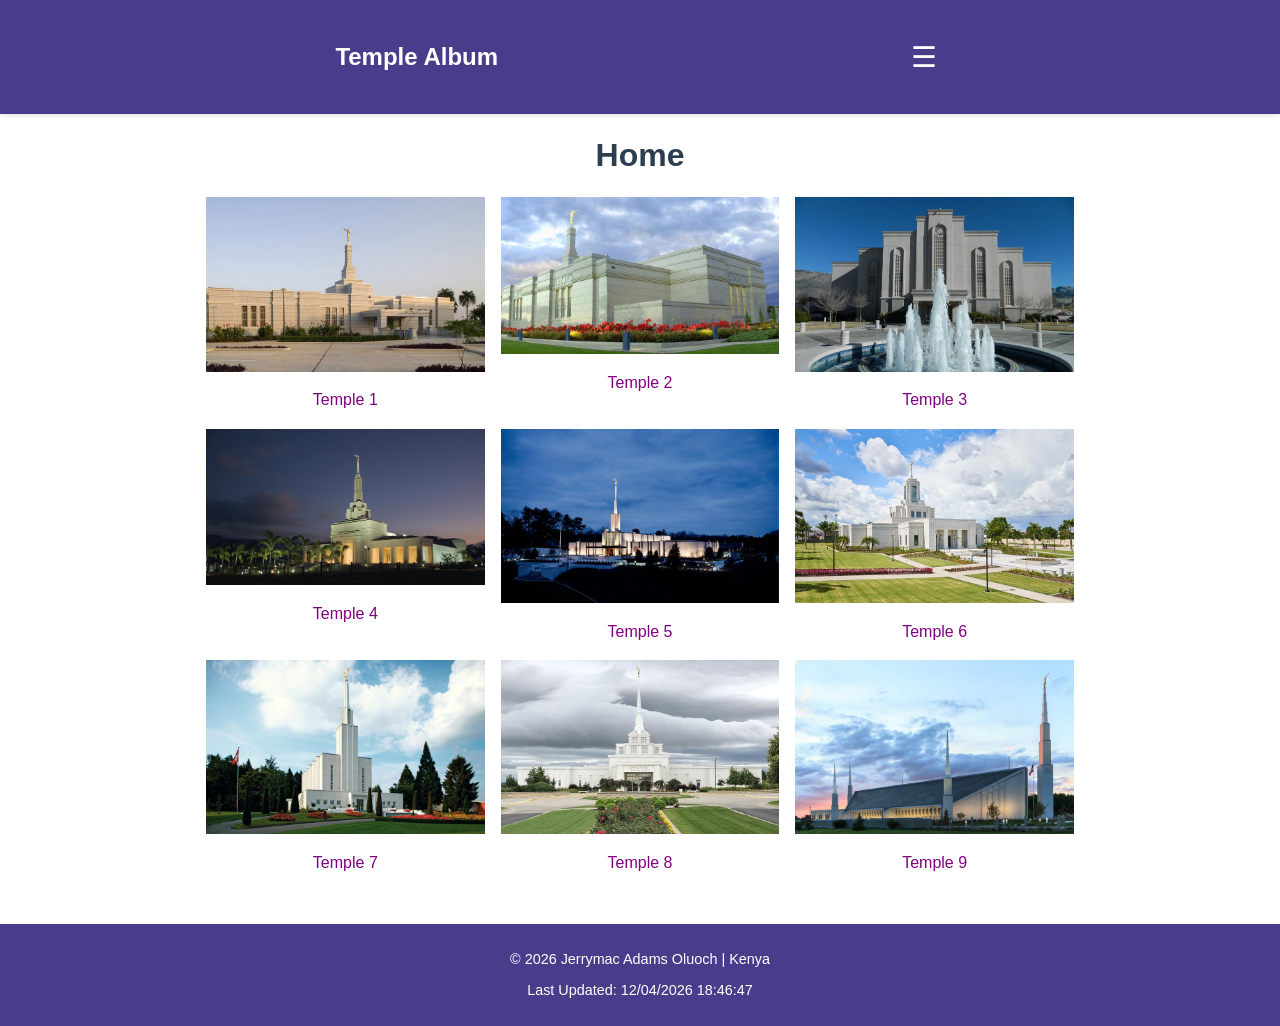
<file: temples.html>
<!DOCTYPE html>
<html lang="en">
<head>
    <meta charset="UTF-8">
    <meta name="viewport" content="width=device-width, initial-scale=1.0">
    <meta name="description" content="Temple Album showcasing various temples around the world with filtering options.">
    <meta name="author" content="Jerrymac Adams Oluoch">
    <title>Temple Album</title>
    
    <!-- Google Fonts -->
    <link rel="preconnect" href="https://fonts.googleapis.com">
    <link rel="preconnect" href="https://fonts.gstatic.com" crossorigin>
    <link href="https://fonts.googleapis.com/css2?family=Montserrat:wght@400;700&family=Open+Sans:wght@400;600&display=swap" rel="stylesheet">
    
    <!-- CSS Files - Mobile First -->
    <link rel="stylesheet" href="styles/temples.css">
    <link rel="stylesheet" href="styles/temples-large.css">
    
    <!-- JavaScript -->
    <script src="scripts/temples.js" defer></script>
</head>
<body>
    <header>
        <div class="header-content">
            <h2 class="title">Temple Album</h2>
            <button class="hamburger" id="hamburger" aria-label="Menu">☰</button>
            <nav id="nav">
                <ul>
                    <li><a href="#" class="active" data-filter="all">Home</a></li>
                    <li><a href="#" data-filter="old">Old</a></li>
                    <li><a href="#" data-filter="new">New</a></li>
                    <li><a href="#" data-filter="large">Large</a></li>
                    <li><a href="#" data-filter="small">Small</a></li>
                </ul>
            </nav>
        </div>
    </header>

    <main>
        <h1>Home</h1>
        
        <section>
            <figure>
                <img src="images/aba-nigeria-temple.jpg" alt="Temple" width="300" height="200">
                <figcaption>Temple 1</figcaption>
            </figure>

            <figure>
                <img src="images/adelaide-australia-temple.jpg" alt="Temple" width="300" height="200">
                <figcaption>Temple 2</figcaption>
            </figure>

            <figure>
                <img src="images/albuquerque-temple.jpg" alt="Temple" width="300" height="200">
                <figcaption>Temple 3</figcaption>
            </figure>

            <figure>
                <img src="images/apia-samoa-temple.jpg" alt="Temple" width="300" height="200">
                <figcaption>Temple 4</figcaption>
            </figure>

            <figure>
                <img src="images/atlanta-temple.jpg" alt="Temple" width="300" height="200">
                <figcaption>Temple 5</figcaption>
            </figure>

            <figure>
                <img src="images/belem_brazil.jpg" alt="Temple" width="300" height="200">
                <figcaption>Temple 6</figcaption>
            </figure>

            <figure>
                <img src="images/bern-switzerland-temple.jpg" alt="Temple" width="300" height="200">
                <figcaption>Temple 7</figcaption>
            </figure>

            <figure>
                <img src="images/billings-montana-temple.jpg" alt="Temple" width="300" height="200">
                <figcaption>Temple 8</figcaption>
            </figure>

            <figure>
                <img src="images/boise-idaho-temple.jpg" alt="Temple" width="300" height="200">
                <figcaption>Temple 9</figcaption>
            </figure>
        </section>
    </main>

    <footer>
        <p>&copy; <span id="year"></span> Jerrymac Adams Oluoch | Kenya </p>
        <p>Last Updated: <span id="lastModified"></span></p>
    </footer>
</body>
</html>
</file>
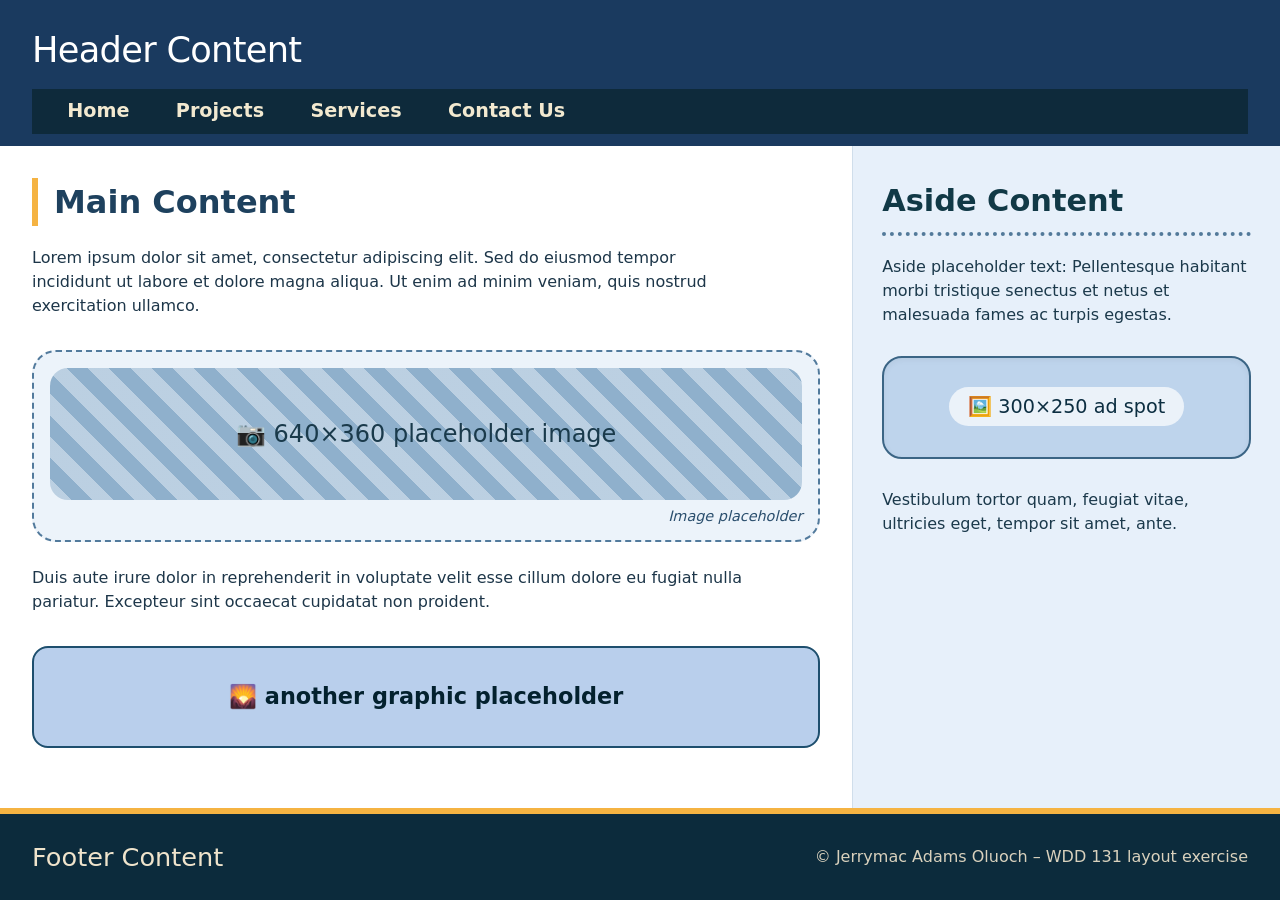
<file: week01/basic-layout.html>
<!DOCTYPE html>
<html lang="en">
<head>
  <meta charset="UTF-8">
  <meta name="viewport" content="width=device-width, initial-scale=1.0">
  <title>Jerrymac Adams Oluoch · WDD 131 · basic layout</title>
  <!-- external CSS: styles/layout.css -->
  <link rel="stylesheet" href="styles/layout.css">
</head>
<body>
  <!-- header contains navigation (as required) -->
  <header>
    <div class="header-content">Header Content</div>
    <nav>
      <ul class="nav-menu">
        <li><a href="#">Home</a></li>
        <li><a href="#">Projects</a></li>
        <li><a href="#">Services</a></li>
        <li><a href="#">Contact Us</a></li>
      </ul>
    </nav>
  </header>

  <!-- main content area (semantic) -->
  <main>
    <h1>Main Content</h1>
    <!-- placeholder text blocks -->
    <p>Lorem ipsum dolor sit amet, consectetur adipiscing elit. Sed do eiusmod tempor incididunt ut labore et dolore magna aliqua. Ut enim ad minim veniam, quis nostrud exercitation ullamco.</p>
    <!-- placeholder image represented with a figure -->
    <figure class="placeholder-img">
      <div class="img-box">📷 640×360 placeholder image</div>
      <figcaption>Image placeholder</figcaption>
    </figure>
    <p>Duis aute irure dolor in reprehenderit in voluptate velit esse cillum dolore eu fugiat nulla pariatur. Excepteur sint occaecat cupidatat non proident.</p>
    <!-- second image placeholder example -->
    <div class="img-placeholder">🌄 another graphic placeholder</div>
  </main>

  <!-- aside content (right sidebar) -->
  <aside>
    <h2>Aside Content</h2>
    <p>Aside placeholder text: Pellentesque habitant morbi tristique senectus et netus et malesuada fames ac turpis egestas.</p>
    <!-- image placeholder inside aside -->
    <div class="aside-img">
      <span>🖼️ 300×250 ad spot</span>
    </div>
    <p>Vestibulum tortor quam, feugiat vitae, ultricies eget, tempor sit amet, ante.</p>
  </aside>

  <!-- footer content -->
  <footer>
    <div>Footer Content</div>
    <small>© Jerrymac Adams Oluoch – WDD 131 layout exercise</small>
  </footer>

  <!-- validation note: HTML5 semantic, grid on body, flex on nav -->
</body>
</html>
</file>
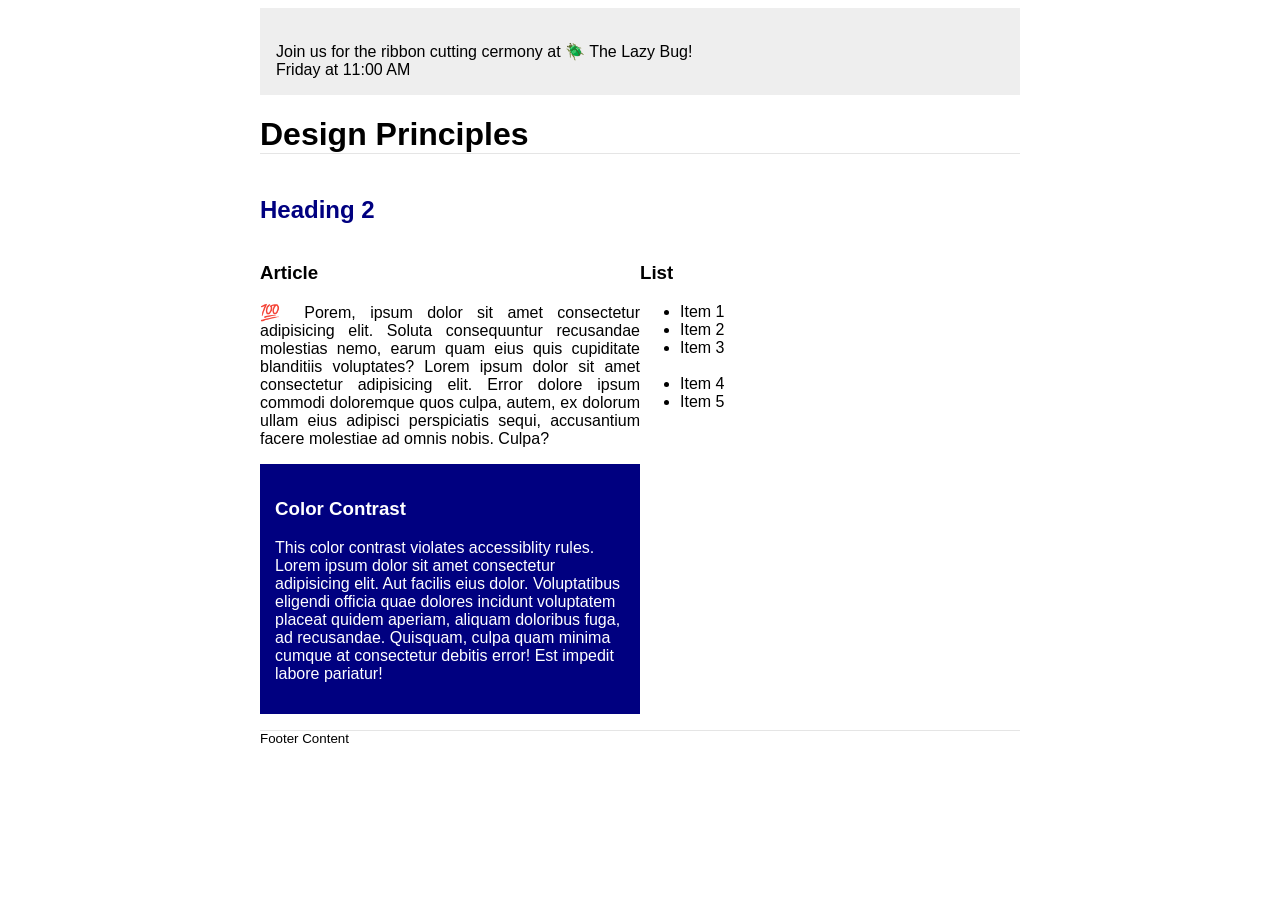
<file: week03/design.html>
<!DOCTYPE html>
<html lang="en">
<head>
    <meta charset="UTF-8">
    <meta name="viewport" content="width=device-width, initial-scale=1.0">
    <title>Design</title>
    <link rel="stylesheet" href="styles/design.css">
</head>
<body>
    <header>
	<div class="banner"><br>Join us for the ribbon cutting cermony at 🪲 The Lazy Bug!<br>Friday at 11:00 AM</div>
	<h1>Design Principles</h1>
</header>
<main>
	<h2>Heading 2</h2>
	<section>
		<h3>Article</h3>
		<article>
			<p>💯 Porem, ipsum dolor sit amet consectetur adipisicing elit. Soluta consequuntur recusandae molestias nemo, earum quam eius quis cupiditate blanditiis voluptates? Lorem ipsum dolor sit amet consectetur adipisicing elit. Error dolore ipsum commodi doloremque quos culpa, autem, ex dolorum ullam eius adipisci perspiciatis sequi, accusantium facere molestiae ad omnis nobis. Culpa?</p>
		</article>
	</section>
	<section>
		<h3>List</h3>
		<ul>
			<li>Item 1</li>
			<li>Item 2</li>
			<li>Item 3<br><br></li>
			<li>Item 4</li>
			<li>Item 5</li>
		</ul>
	</section>
	<div class="callout">
		<h3>Color Contrast</h3>
		<p>This color contrast violates accessiblity rules. Lorem ipsum dolor sit amet consectetur adipisicing elit. Aut facilis eius dolor. Voluptatibus eligendi officia quae dolores incidunt voluptatem placeat quidem aperiam, aliquam doloribus fuga, ad recusandae. Quisquam, culpa quam minima cumque at consectetur debitis error! Est impedit labore pariatur!</p>
	</div>
</main>
<footer>
	Footer Content
</footer>
</body>
</html>
</file>
<file: styles/base.css>
/* CSS */
* {
    margin: 0;
    padding: 0;
    box-sizing: border-box;
}

:root {
    --primary-color: #2d4059;        /* Deep blue-purple */
    --secondary-color: #ea9010;       /* Golden yellow */
    --accent-color: #b73e3e;          /* Terracotta red */
    --background-light: #fcf9f4;       /* Warm white */
    --text-dark: #2d4059;
    --text-light: #fcf9f4;
    --border-color: #e1e4e8;
}

/* Body Styles */
body {
    font-family: 'Open Sans', sans-serif;
    line-height: 1.6;
    color: var(--text-dark);
    background-color: var(--background-light);
    max-width: 1200px;
    margin: 0 auto;
    padding: 20px;
}

/* Header Styles */
header {
    background-color: var(--primary-color);
    color: var(--text-light);
    padding: 20px;
    border-radius: 8px 8px 0 0;
    margin-bottom: 20px;
}

#course-title {
    display: block;
    text-align: center;
    font-size: 1.5rem;
    font-weight: 700;
    font-family: 'Montserrat', sans-serif;
    margin-bottom: 15px;
    color: var(--text-light);
}

/* Navigation Styles - Flexbox */
nav {
    display: flex;
    justify-content: center;
    flex-wrap: wrap;
    gap: 10px;
    background-color: var(--secondary-color);
    padding: 10px;
    border-radius: 5px;
}

nav a {
    color: var(--text-light);
    text-decoration: none;
    padding: 10px 20px;
    border-radius: 4px;
    font-weight: 600;
    transition: all 0.3s ease;
}

/* Hover effect for navigation */
nav a:hover {
    background-color: var(--accent-color);
    transform: translateY(-2px);
    box-shadow: 0 4px 8px rgba(0,0,0,0.2);
}

/* Main Styles */
main {
    max-width: 1100px;
    margin: 0 auto;
    padding: 20px;
    background-color: white;
    border-radius: 8px;
    box-shadow: 0 2px 10px rgba(0,0,0,0.1);
}

h1 {
    font-family: 'Montserrat', sans-serif;
    color: var(--primary-color);
    text-align: center;
    margin-bottom: 30px;
    font-size: 2.5rem;
    border-bottom: 3px solid var(--secondary-color);
    padding-bottom: 10px;
}

/* CSS Grid for the cards */
.card {
    display: grid;
    grid-template-columns: 1fr;
    gap: 20px;
    margin-bottom: 30px;
    background-color: var(--background-light);
    border: 1px solid var(--border-color);
    border-radius: 8px;
    overflow: hidden;
}

.card h2 {
    background-color: var(--primary-color);
    color: var(--text-light);
    padding: 15px;
    margin: 0;
    font-family: 'Montserrat', sans-serif;
    font-size: 1.5rem;
}

.card-content {
    display: grid;
    grid-template-columns: 1fr;
    gap: 20px;
    padding: 20px;
}

/* Profile section layout */
.profile-info {
    grid-column: span 2;
    margin-bottom: 30px;
    padding-bottom: 20px;
    border-bottom: 2px dashed var(--secondary-color);
}

.profile-detail {
    display: grid;
    grid-template-columns: 2fr 1fr;  /* Text takes 2/3, image takes 1/3 */
    gap: 30px;
    align-items: start;
    margin-top: 20px;
}

/* Text on the left */
.profile-text {
    font-size: 1.1rem;
    line-height: 1.8;
    color: var(--text-dark);
    padding-right: 20px;
    grid-column: 1;  /* Explicitly place in first column */
}

/* Image on the right */
.profile-figure {
    margin: 0;
    text-align: center;
    grid-column: 2;  /* Explicitly place in second column */
}

.profile-img {
    width: 100%;
    max-width: 250px;
    height: auto;
    border-radius: 50%;
    border: 4px solid var(--secondary-color);
    box-shadow: 0 4px 15px rgba(0,0,0,0.2);
    transition: transform 0.3s ease, box-shadow 0.3s ease;
}

.profile-img:hover {
    transform: scale(1.05);
    box-shadow: 0 6px 20px rgba(0,0,0,0.25);
    border-color: var(--accent-color);
}

.profile-figure figcaption {
    margin-top: 10px;
    font-weight: 600;
    color: var(--primary-color);
    font-size: 1rem;
}

/* Country info styling */
.country-info {
    grid-column: span 2;
    margin-top: 20px;
    padding-top: 20px;
    border-top: 2px dashed var(--secondary-color);
}

.country-detail {
    display: grid;
    grid-template-columns: 2fr 1fr;
    gap: 20px;
    align-items: start;
}

.country-detail figure {
    margin: 0;
    text-align: center;
}

.country-detail img {
    max-width: 100%;
    height: auto;
    border-radius: 8px;
    box-shadow: 0 4px 8px rgba(0,0,0,0.2);
}

figcaption {
    font-size: 0.9rem;
    color: var(--primary-color);
    margin-top: 5px;
    font-style: italic;
}
/* List styling */
ul {
    list-style-type: none;
    padding: 20px;
}

ul li {
    margin-bottom: 15px;
    padding-left: 25px;
    position: relative;
    font-size: 1.1rem;
}

ul li::before {
    content: "▶";
    color: var(--secondary-color);
    position: absolute;
    left: 0;
    font-size: 0.9rem;
}

ul li a {
    color: var(--primary-color);
    text-decoration: none;
    transition: color 0.3s ease;
    font-weight: 500;
}

ul li a:hover {
    color: var(--secondary-color);
    text-decoration: underline;
}

/* Footer Styles */
footer {
    text-align: center;
    padding: 25px;
    margin-top: 20px;
    background-color: var(--primary-color);
    color: var(--text-light);
    border-radius: 0 0 8px 8px;
}

footer p {
    margin: 8px 0;
    font-size: 1rem;
}

#lastModified {
    color: var(--secondary-color);
    font-size: 0.9rem;
    font-style: italic;
}

/* Animations */
@keyframes fadeIn {
    from {
        opacity: 0;
        transform: translateY(20px);
    }
    to {
        opacity: 1;
        transform: translateY(0);
    }
}

.profile-grid {
    animation: fadeIn 0.8s ease-out;
}

/* Responsive Design */
@media (max-width: 992px) {
    body {
        padding: 15px;
    }
    
    h1 {
        font-size: 2.2rem;
    }
}

@media (max-width: 768px) {
    .profile-grid,
    .country-grid {
        grid-template-columns: 1fr;
        gap: 20px;
    }
    
    .profile-text,
    .country-text {
        order: 1;
    }
    
    .profile-figure,
    .country-figure {
        order: 2;
    }
    
    .profile-img {
        max-width: 200px;
        margin: 0 auto;
    }
    
    .country-flag {
        max-width: 200px;
        margin: 0 auto;
    }
    
    .country-text {
        padding-right: 0;
    }
    
    nav {
        flex-direction: column;
        align-items: center;
    }
    
    nav a {
        width: 100%;
        text-align: center;
    }
    
    h1 {
        font-size: 1.8rem;
    }
    
    .card h2 {
        font-size: 1.3rem;
    }
    
    .country-info h3 {
        font-size: 1.5rem;
    }
}

@media (max-width: 480px) {
    body {
        padding: 10px;
    }
    
    h1 {
        font-size: 1.5rem;
    }
    
    #course-title {
        font-size: 1.2rem;
    }
    
    .profile-text p {
        font-size: 1rem;
    }
    
    ul li {
        font-size: 1rem;
    }
    
    footer p {
        font-size: 0.9rem;
    }
}

/* Print styles */
@media print {
    body {
        background-color: white;
        color: black;
        max-width: 100%;
        padding: 0.5in;
    }
    
    nav, footer {
        display: none;
    }
    
    .card {
        break-inside: avoid;
        border: 1px solid #ccc;
    }
}
</file>
<file: styles/style.css>
/* style.css - My Little Library Main Styles */

/* CSS Variables */
:root {
    --bg-beige: #F8F7F5;
    --brown-deep: #2C2C2C;
    --gold-soft: #8B7355;
    --off-white: #FFFFFF;
    --gray-dark: #1A1A1A;
    --accent-blue: #3D5A80;
    --shadow-sm: 0 2px 8px rgba(0, 0, 0, 0.1);
    --shadow-md: 0 8px 16px rgba(0, 0, 0, 0.15);
    --transition: all 0.4s cubic-bezier(0.4, 0, 0.2, 1);
}

/* Reset & Base */
* {
    margin: 0;
    padding: 0;
    box-sizing: border-box;
}

body {
    font-family: 'Open Sans', sans-serif;
    background-color: var(--bg-beige);
    color: var(--gray-dark);
    line-height: 1.6;
    min-height: 100vh;
    display: flex;
    flex-direction: column;
}

main {
    flex: 1;
    max-width: 1400px;
    margin: 0 auto;
    padding: 2rem 1.5rem;
    width: 100%;
}

/* Typography */
h1, h2, h3, h4, .logo h1 {
    font-family: 'Playfair Display', serif;
    font-weight: 600;
    color: var(--brown-deep);
}

h1 {
    font-size: 1.8rem;
}

h2 {
    font-size: 1.8rem;
    margin-bottom: 1rem;
}

h3 {
    font-size: 1.4rem;
    margin-bottom: 1rem;
    border-left: 4px solid var(--gold-soft);
    padding-left: 1rem;
}

/* Header */
header {
    background-color: var(--brown-deep);
    color: var(--off-white);
    position: sticky;
    top: 0;
    z-index: 100;
    box-shadow: var(--shadow-md);
}

.header-container {
    display: flex;
    justify-content: space-between;
    align-items: center;
    padding: 1rem 1.5rem;
    max-width: 1400px;
    margin: 0 auto;
}

.logo h1 {
    color: var(--off-white);
    margin-bottom: 0.25rem;
    font-size: 1.5rem;
}

.tagline {
    font-size: 0.8rem;
    opacity: 0.9;
    font-style: italic;
}

/* Navigation Desktop */
.nav-desktop ul {
    display: flex;
    gap: 2rem;
    list-style: none;
}

.nav-desktop a {
    color: var(--off-white);
    text-decoration: none;
    font-weight: 600;
    transition: var(--transition);
    padding: 0.5rem 0;
    border-bottom: 2px solid transparent;
}

.nav-desktop a:hover,
.nav-desktop a.active {
    border-bottom-color: var(--gold-soft);
    color: var(--gold-soft);
}

/* Hamburger Menu (Mobile) */
.hamburger {
    display: none;
    flex-direction: column;
    gap: 5px;
    background: none;
    border: none;
    cursor: pointer;
    padding: 0.5rem;
}

.hamburger span {
    width: 25px;
    height: 3px;
    background-color: var(--off-white);
    transition: var(--transition);
    border-radius: 2px;
}

.hamburger.active span:nth-child(1) {
    transform: rotate(45deg) translate(5px, 6px);
}

.hamburger.active span:nth-child(2) {
    opacity: 0;
}

.hamburger.active span:nth-child(3) {
    transform: rotate(-45deg) translate(6px, -7px);
}

.nav-mobile {
    display: none;
    background-color: var(--brown-deep);
    padding: 1rem;
}

.nav-mobile.show {
    display: block;
}

.nav-mobile ul {
    list-style: none;
    display: flex;
    flex-direction: column;
    gap: 1rem;
}

.nav-mobile a {
    color: var(--off-white);
    text-decoration: none;
    display: block;
    padding: 0.5rem;
    text-align: center;
}

.nav-mobile a:hover {
    background-color: var(--gold-soft);
    color: var(--brown-deep);
    border-radius: 4px;
}

/* Hero Sections */
.hero, .detail-hero, .contact-hero {
    text-align: center;
    margin-bottom: 2rem;
    padding: 3rem 2rem;
    background: var(--off-white);
    border-radius: 4px;
    box-shadow: var(--shadow-sm);
    border-top: 4px solid var(--accent-blue);
}

.hero h2, .detail-hero h2, .contact-hero h2 {
    font-size: 2.2rem;
    margin-bottom: 1rem;
    font-weight: 700;
    letter-spacing: -0.5px;
}

.hero p, .detail-hero p, .contact-hero p {
    max-width: 700px;
    margin: 0 auto;
    color: var(--gray-dark);
    font-size: 1.05rem;
    line-height: 1.6;
}

/* Newsletter Section */
.newsletter-section {
    background: linear-gradient(135deg, rgba(61, 90, 128, 0.08) 0%, rgba(139, 115, 85, 0.08) 100%);
    border: 2px solid var(--accent-blue);
    border-radius: 8px;
    padding: 2.5rem;
    margin-bottom: 2.5rem;
    text-align: center;
    max-width: 700px;
    margin-left: auto;
    margin-right: auto;
}

.newsletter-section h3 {
    border-left: none;
    margin-bottom: 0.75rem;
    color: var(--brown-deep);
}

.newsletter-section p {
    color: var(--gray-dark);
    margin-bottom: 1.5rem;
    font-size: 0.95rem;
}

.newsletter-form {
    display: flex;
    flex-direction: column;
    gap: 1rem;
}

.newsletter-input-group {
    display: flex;
    gap: 0.75rem;
    flex-wrap: wrap;
    justify-content: center;
}

.newsletter-form input[type="email"] {
    flex: 1;
    min-width: 200px;
    padding: 0.75rem;
    border: 2px solid var(--accent-blue);
    border-radius: 4px;
    font-family: 'Open Sans', sans-serif;
    font-size: 0.95rem;
    transition: var(--transition);
}

.newsletter-form input[type="email"]:focus {
    outline: none;
    box-shadow: 0 0 0 3px rgba(61, 90, 128, 0.1);
}

.newsletter-form button {
    padding: 0.75rem 1.5rem;
    white-space: nowrap;
}

.newsletter-note {
    font-size: 0.8rem;
    color: var(--gray-dark);
    opacity: 0.7;
    margin: 0;
}

/* Catalog Controls */
.catalog-controls {
    display: flex;
    justify-content: space-between;
    align-items: center;
    flex-wrap: wrap;
    gap: 1.5rem;
    margin-bottom: 2.5rem;
    padding: 1.5rem;
    background-color: var(--off-white);
    border-radius: 4px;
    box-shadow: var(--shadow-sm);
    border-left: 4px solid var(--accent-blue);
}

.filter-section {
    display: flex;
    align-items: center;
    gap: 1rem;
}

.filter-section label {
    font-weight: 700;
    color: var(--brown-deep);
    font-size: 0.95rem;
}

#genre-filter {
    padding: 0.6rem 1.2rem;
    border: 2px solid var(--accent-blue);
    border-radius: 4px;
    background-color: var(--off-white);
    font-family: 'Open Sans', sans-serif;
    cursor: pointer;
    font-weight: 600;
    color: var(--brown-deep);
    transition: var(--transition);
}

#genre-filter:hover, #genre-filter:focus {
    background-color: var(--bg-beige);
    border-color: var(--gold-soft);
    outline: none;
}

/* Buttons */
.btn-gold, .btn-outline, .recommendation-form button[type="submit"] {
    padding: 0.8rem 1.6rem;
    font-size: 0.95rem;
    font-weight: 700;
    border-radius: 4px;
    cursor: pointer;
    transition: var(--transition);
    font-family: 'Open Sans', sans-serif;
    text-transform: uppercase;
    letter-spacing: 0.5px;
}

.btn-gold {
    background-color: var(--accent-blue);
    color: var(--off-white);
    border: none;
    box-shadow: var(--shadow-sm);
}

.btn-gold:hover {
    background-color: var(--gold-soft);
    color: var(--brown-deep);
    transform: translateY(-2px);
    box-shadow: var(--shadow-md);
}

.btn-outline {
    background-color: transparent;
    border: 2px solid var(--accent-blue);
    color: var(--brown-deep);
}

.btn-outline:hover {
    background-color: var(--accent-blue);
    color: var(--off-white);
    color: var(--off-white);
}

/* Book Grid */
.book-grid {
    display: grid;
    grid-template-columns: repeat(auto-fill, minmax(200px, 1fr));
    gap: 2rem;
    margin-bottom: 3rem;
    padding: 0.5rem;
}

.book-card {
    background-color: var(--off-white);
    border-radius: 4px;
    overflow: hidden;
    box-shadow: var(--shadow-sm);
    transition: var(--transition);
    cursor: pointer;
    border: 1px solid rgba(0, 0, 0, 0.08);
    position: relative;
    height: 350px;
    display: flex;
    flex-direction: column;
}

.book-card:hover {
    transform: translateY(-8px);
    box-shadow: var(--shadow-md);
}

.book-card:hover .book-cover {
    filter: brightness(0.85);
}

.book-card:hover .book-info {
    opacity: 1;
    visibility: visible;
}

.book-cover {
    background: linear-gradient(135deg, var(--gold-soft) 0%, var(--brown-deep) 100%);
    flex: 1;
    display: flex;
    align-items: center;
    justify-content: center;
    overflow: hidden;
    position: relative;
    transition: var(--transition);
}

.cover-image {
    width: 100%;
    height: 100%;
    object-fit: cover;
    display: block;
    transition: var(--transition);
}

.cover-image:hover {
    transform: scale(1.05);
}

.book-info {
    padding: 1.2rem;
    background: linear-gradient(180deg, rgba(255,255,255,0.98) 0%, var(--off-white) 100%);
    backdrop-filter: blur(10px);
    position: absolute;
    bottom: 0;
    left: 0;
    right: 0;
    transition: var(--transition);
    opacity: 0;
    visibility: hidden;
    border-top: 2px solid var(--gold-soft);
    min-height: 120px;
    display: flex;
    flex-direction: column;
    justify-content: space-between;
}

.book-title {
    font-family: 'Playfair Display', serif;
    font-size: 1rem;
    font-weight: 700;
    color: var(--brown-deep);
    margin-bottom: 0.3rem;
    line-height: 1.3;
}

.book-author {
    font-size: 0.8rem;
    color: var(--gray-dark);
    margin-bottom: 0.4rem;
    font-style: italic;
}

.book-genre {
    display: inline-block;
    font-size: 0.65rem;
    background-color: var(--accent-blue);
    padding: 0.3rem 0.6rem;
    border-radius: 12px;
    color: var(--off-white);
    font-weight: 700;
    text-transform: uppercase;
    letter-spacing: 0.5px;
    width: fit-content;
}

/* Stats Section */
.stats-section {
    background: var(--off-white);
    border-radius: 4px;
    padding: 2.5rem;
    color: var(--brown-deep);
    border-left: 4px solid var(--accent-blue);
    box-shadow: var(--shadow-sm);
    margin-bottom: 2rem;
}

.stats-section h3 {
    color: var(--accent-blue);
    border-left-color: var(--accent-blue);
    margin-bottom: 2rem;
    font-size: 1.5rem;
}

.stats-container {
    display: flex;
    justify-content: space-around;
    flex-wrap: wrap;
    gap: 2rem;
}

.stat-card {
    text-align: center;
    padding: 1rem;
}

.stat-number {
    display: block;
    font-size: 2.8rem;
    font-weight: 700;
    font-family: 'Playfair Display', serif;
    color: var(--accent-blue);
    color: var(--gold-soft);
}

.stat-label {
    font-size: 0.9rem;
    opacity: 0.9;
}

/* Book Detail Page */
.book-selector {
    margin-bottom: 2rem;
    padding: 1rem;
    background-color: var(--off-white);
    border-radius: 12px;
    display: flex;
    align-items: center;
    gap: 1rem;
    flex-wrap: wrap;
}

.book-selector label {
    font-weight: 600;
    color: var(--brown-deep);
}

#book-select {
    padding: 0.75rem;
    border: 2px solid var(--gold-soft);
    border-radius: 8px;
    min-width: 250px;
    font-family: 'Open Sans', sans-serif;
}

.book-detail-card {
    background-color: var(--off-white);
    border-radius: 16px;
    padding: 2rem;
    margin-bottom: 2rem;
    box-shadow: var(--shadow-sm);
}

.detail-placeholder {
    text-align: center;
    color: var(--gray-dark);
    opacity: 0.7;
    padding: 3rem;
}

.detail-content {
    display: flex;
    gap: 2rem;
    flex-wrap: wrap;
}

.detail-cover {
    flex: 0 0 200px;
    text-align: center;
}

.detail-cover-image {
    width: 100%;
    max-width: 200px;
    height: auto;
    border-radius: 8px;
    box-shadow: var(--shadow-md);
    object-fit: cover;
}

.detail-info {
    flex: 1;
}

.detail-info h3 {
    border-left: none;
    padding-left: 0;
}

.detail-meta {
    display: flex;
    gap: 1rem;
    flex-wrap: wrap;
    margin: 1rem 0;
}

.detail-meta span {
    background-color: var(--bg-beige);
    padding: 0.25rem 0.75rem;
    border-radius: 20px;
    font-size: 0.85rem;
}

.detail-summary {
    margin-top: 1rem;
    line-height: 1.8;
}

.reading-notes {
    background-color: var(--off-white);
    border-radius: 16px;
    padding: 2rem;
    margin-top: 2rem;
}

.reading-notes h3 {
    border-left-color: var(--gold-soft);
}

.notes-placeholder {
    color: var(--gray-dark);
    opacity: 0.7;
    text-align: center;
    padding: 2rem;
}

/* Library Information Section */
.library-info {
    margin-bottom: 3rem;
    max-width: 900px;
    margin-left: auto;
    margin-right: auto;
}

.info-card {
    background: linear-gradient(135deg, rgba(61, 90, 128, 0.05) 0%, rgba(139, 115, 85, 0.05) 100%);
    border: 2px solid var(--accent-blue);
    border-radius: 8px;
    padding: 2rem;
    box-shadow: var(--shadow-sm);
}

.info-card h3 {
    border-left-color: var(--accent-blue);
    margin-bottom: 1.5rem;
}

.info-content {
    display: grid;
    grid-template-columns: repeat(auto-fit, minmax(200px, 1fr));
    gap: 1.5rem;
}

.info-block h4 {
    font-family: 'Playfair Display', serif;
    color: var(--accent-blue);
    margin-bottom: 0.5rem;
    font-size: 1.1rem;
}

.info-block p {
    color: var(--gray-dark);
    line-height: 1.5;
}

/* Form Section */
.form-section {
    max-width: 900px;
    margin: 0 auto 3rem;
}

/* Contact Form */
.recommendation-form {
    background-color: var(--off-white);
    border-radius: 8px;
    padding: 2.5rem;
    box-shadow: var(--shadow-md);
    border-left: 5px solid var(--accent-blue);
}

.form-header {
    margin-bottom: 2.5rem;
    padding-bottom: 1.5rem;
    border-bottom: 2px solid var(--bg-beige);
}

.form-header h3 {
    border-left: none;
    margin-bottom: 0.5rem;
}

.form-subtitle {
    color: var(--gray-dark);
    font-size: 0.95rem;
    opacity: 0.85;
}

.recommendation-form label {
    display: block;
    margin-bottom: 0.5rem;
    font-weight: 600;
    color: var(--brown-deep);
    font-size: 0.95rem;
}

.required {
    color: #d32f2f;
    font-weight: 700;
}

.optional {
    color: var(--gray-dark);
    font-size: 0.8rem;
    opacity: 0.7;
    font-weight: 400;
}

.recommendation-form input,
.recommendation-form select,
.recommendation-form textarea {
    width: 100%;
    padding: 0.8rem;
    border: 2px solid #e0d6cc;
    border-radius: 4px;
    font-family: 'Open Sans', sans-serif;
    font-size: 0.95rem;
    transition: var(--transition);
    background-color: var(--off-white);
}

.recommendation-form input:hover,
.recommendation-form select:hover,
.recommendation-form textarea:hover {
    border-color: var(--gray-dark);
}

.recommendation-form input:focus,
.recommendation-form select:focus,
.recommendation-form textarea:focus {
    outline: none;
    border-color: var(--accent-blue);
    box-shadow: 0 0 0 3px rgba(61, 90, 128, 0.1);
}

/* Form Groups */
.form-group {
    margin-bottom: 1.5rem;
}

.form-group:last-of-type {
    margin-bottom: 0;
}

/* Fieldset Styling */
.form-fieldset {
    border: 2px solid #e0d6cc;
    border-radius: 4px;
    padding: 1.5rem;
    margin-bottom: 2rem;
    background-color: rgba(248, 247, 245, 0.5);
}

.fieldset-legend {
    font-weight: 600;
    color: var(--brown-deep);
    padding: 0 0.75rem;
    font-size: 1.1rem;
    margin-bottom: 1rem;
}

/* Radio Group Styling */
.preference-group {
    margin-bottom: 1rem;
}

.group-label {
    display: block;
    margin-bottom: 1rem;
    font-weight: 600;
    color: var(--brown-deep);
    font-size: 0.95rem;
}

.radio-group {
    display: flex;
    flex-direction: column;
    gap: 0.8rem;
}

.radio-label {
    display: flex;
    align-items: center;
    cursor: pointer;
    font-weight: 500;
    color: var(--gray-dark);
}

.radio-label input[type="radio"] {
    width: auto;
    margin-right: 0.8rem;
    cursor: pointer;
    accent-color: var(--accent-blue);
}

.radio-label span {
    user-select: none;
}

/* Checkbox Group Styling */
.checkbox-group {
    display: flex;
    flex-direction: column;
    gap: 0.8rem;
}

.checkbox-label {
    display: flex;
    align-items: center;
    cursor: pointer;
    font-weight: 500;
    color: var(--gray-dark);
}

.checkbox-label input[type="checkbox"] {
    width: auto;
    margin-right: 0.8rem;
    cursor: pointer;
    accent-color: var(--accent-blue);
}

.checkbox-label span {
    user-select: none;
}

/* Form Actions */
.form-actions {
    margin-top: 2rem;
    padding-top: 1.5rem;
    border-top: 2px solid var(--bg-beige);
}

.btn-primary {
    width: 100%;
    padding: 1rem;
    background-color: var(--accent-blue);
    color: var(--off-white);
    border: none;
    border-radius: 4px;
    font-size: 1rem;
    font-weight: 700;
    text-transform: uppercase;
    letter-spacing: 0.5px;
    cursor: pointer;
    transition: var(--transition);
    box-shadow: var(--shadow-sm);
}

.btn-primary:hover {
    background-color: #2a4a68;
    transform: translateY(-2px);
    box-shadow: var(--shadow-md);
}

.btn-primary:active {
    transform: translateY(0);
}

.form-note {
    font-size: 0.8rem;
    color: var(--gray-dark);
    opacity: 0.7;
    margin-top: 0.75rem;
}

/* Recent Recommendations */
.recent-recommendations {
    max-width: 900px;
    margin: 3rem auto 0;
    padding: 2.5rem;
    background-color: var(--off-white);
    border-radius: 8px;
    border-left: 5px solid var(--accent-blue);
    box-shadow: var(--shadow-md);
}

.recent-recommendations h3 {
    border-left: none;
    margin-bottom: 1.5rem;
    color: var(--brown-deep);
}

.recommendation-item {
    background: linear-gradient(135deg, rgba(61, 90, 128, 0.03) 0%, rgba(248, 247, 245, 0.5) 100%);
    padding: 1.2rem;
    margin: 0.8rem 0;
    border-radius: 6px;
    border-left: 4px solid var(--accent-blue);
    transition: var(--transition);
}

.recommendation-item:hover {
    box-shadow: var(--shadow-sm);
    transform: translateX(4px);
}

.recommendation-item strong {
    color: var(--brown-deep);
    font-weight: 700;
}

.history-placeholder {
    text-align: center;
    color: var(--gray-dark);
    opacity: 0.65;
    padding: 2rem;
    font-style: italic;
}

#clear-history-btn {
    display: block;
    margin: 1.5rem auto 0;
    padding: 0.8rem 1.6rem;
    background-color: transparent;
    border: 2px solid var(--accent-blue);
    color: var(--brown-deep);
    border-radius: 4px;
    cursor: pointer;
    font-weight: 600;
    transition: var(--transition);
    text-transform: uppercase;
    font-size: 0.9rem;
    letter-spacing: 0.5px;
}

#clear-history-btn:hover {
    background-color: var(--accent-blue);
    color: var(--off-white);
}

/* Confirmation Page */
.confirmation-main {
    display: flex;
    align-items: center;
    justify-content: center;
    min-height: 60vh;
}

.confirmation-card {
    background-color: var(--off-white);
    border-radius: 24px;
    padding: 3rem;
    text-align: center;
    max-width: 600px;
    margin: 2rem auto;
    box-shadow: var(--shadow-md);
}

.confirmation-icon {
    font-size: 4rem;
    margin-bottom: 1rem;
}

.confirmation-card h2 {
    color: var(--brown-deep);
    margin-bottom: 1rem;
}

.confirmation-card p {
    margin-bottom: 1rem;
}

.confirmation-note a {
    color: var(--gold-soft);
    text-decoration: none;
    font-weight: 600;
}

.confirmation-buttons {
    display: flex;
    gap: 1rem;
    justify-content: center;
    margin-top: 2rem;
    flex-wrap: wrap;
}

/* Footer */
footer {
    background: linear-gradient(135deg, var(--brown-deep) 0%, #1a1a1a 100%);
    color: var(--off-white);
    padding: 3rem 1.5rem;
    margin-top: 4rem;
    border-top: 4px solid var(--accent-blue);
    box-shadow: 0 -4px 12px rgba(0, 0, 0, 0.1);
}

.footer-content {
    max-width: 1200px;
    margin: 0 auto;
    display: grid;
    grid-template-columns: repeat(auto-fit, minmax(250px, 1fr));
    gap: 3rem;
    text-align: left;
}

.footer-section {
    display: flex;
    flex-direction: column;
    gap: 1.2rem;
    border-left: 3px solid var(--accent-blue);
    padding-left: 1.5rem;
}

.footer-section:last-child {
    border-left: 3px solid var(--gold-soft);
}

.footer-section p {
    font-size: 0.9rem;
    line-height: 1.8;
    margin: 0;
    opacity: 0.95;
}

.footer-section h4 {
    font-size: 1.1rem;
    font-weight: 700;
    text-transform: uppercase;
    letter-spacing: 1px;
    color: var(--gold-soft);
    margin: 0;
    display: flex;
    align-items: center;
    gap: 0.75rem;
}

.footer-section h4::before {
    content: "→";
    font-size: 1.3rem;
}

.footer-section:last-child h4::before {
    content: "✦";
}

.footer-links {
    display: flex;
    flex-direction: column;
    gap: 0.75rem;
}

.footer-links a {
    color: var(--off-white);
    text-decoration: none;
    font-size: 0.95rem;
    transition: var(--transition);
    display: inline-block;
    padding: 0.4rem 0;
    position: relative;
}

.footer-links a::after {
    content: "";
    position: absolute;
    bottom: 0;
    left: 0;
    width: 0;
    height: 2px;
    background-color: var(--gold-soft);
    transition: width 0.3s ease;
}

.footer-links a:hover::after {
    width: 100%;
}

.footer-links a:hover {
    color: var(--gold-soft);
    transform: translateX(6px);
}

.footer-social {
    text-align: center;
    border-left: 3px solid var(--gold-soft);
    padding-left: 1.5rem;
}
}

.socialmedia {
    display: flex;
    justify-content: center;
    gap: 1rem;
    list-style: none;
    flex-wrap: wrap;
    margin-top: 1rem;
}

.socialmedia a {
    display: inline-flex;
    align-items: center;
    justify-content: center;
    width: 50px;
    height: 50px;
    border-radius: 50%;
    transition: var(--transition);
    background: transparent;
    border: none;
    cursor: pointer;
}

/* Facebook */
.socialmedia a:nth-child(1) {
    filter: brightness(1);
}

.socialmedia a:nth-child(1):hover {
    filter: brightness(1.2);
}

/* LinkedIn */
.socialmedia a:nth-child(2) {
    filter: brightness(1);
}

.socialmedia a:nth-child(2):hover {
    filter: brightness(1.2);
}

/* Instagram */
.socialmedia a:nth-child(3) {
    filter: brightness(1);
}

.socialmedia a:nth-child(3):hover {
    filter: brightness(1.2);
}

.socialmedia a:hover {
    transform: translateY(-4px) scale(1.15);
}

.socialmedia img {
    width: 28px;
    height: 28px;
    transition: var(--transition);
    display: block;
}

.socialmedia a:hover img {
    animation: pulse 0.3s ease-in-out;
}

@keyframes pulse {
    0%, 100% {
        transform: scale(1);
    }
    50% {
        transform: scale(1.1);
    }
}

/* Loading State */
.loading {
    text-align: center;
    padding: 3rem;
    color: var(--gray-dark);
    font-style: italic;
}

/* Responsive Base (Mobile First) */
@media (max-width: 768px) {
    .nav-desktop {
        display: none;
    }
    
    .footer-content {
        grid-template-columns: 1fr;
        text-align: center;
        gap: 2rem;
    }
    
    .footer-section {
        border-left: none;
        border-top: 3px solid var(--accent-blue);
        padding-left: 0;
        padding-top: 1.5rem;
    }

    .footer-section:last-child {
        border-left: none;
        border-top: 3px solid var(--gold-soft);
    }

    .footer-section h4 {
        justify-content: center;
    }

    .footer-links {
        flex-direction: row;
        justify-content: center;
        flex-wrap: wrap;
        gap: 1rem;
    }
    
    .footer-links a {
        font-size: 0.85rem;
    }

    .socialmedia {
        justify-content: center;
        gap: 0.8rem;
    }

    .socialmedia a {
        width: 45px;
        height: 45px;
    }

    .socialmedia img {
        width: 24px;
        height: 24px;
    }
    
    .hamburger {
        display: flex;
    }
    
    .catalog-controls {
        flex-direction: column;
        align-items: stretch;
    }
    
    .filter-section {
        justify-content: center;
    }
    
    h1 {
        font-size: 1.4rem;
    }
    
    .logo h1 {
        font-size: 1.2rem;
    }
    
    .tagline {
        font-size: 0.7rem;
    }
    
    .stats-container {
        flex-direction: column;
        align-items: center;
    }
    
    .confirmation-card {
        padding: 1.5rem;
        margin: 1rem;
    }
}
</file>
<file: styles/style-large.css>
/* style-large.css - Desktop Styles (min-width: 769px) */

@media (min-width: 769px) {
    .nav-mobile {
        display: none !important;
    }
    
    .nav-desktop {
        display: block !important;
    }
    
    .hamburger {
        display: none !important;
    }
    
    .book-grid {
        grid-template-columns: repeat(auto-fill, minmax(280px, 1fr));
        gap: 2rem;
    }
    
    .hero, .detail-hero, .contact-hero {
        padding: 3rem;
    }

    /* Newsletter responsive */
    .newsletter-section {
        padding: 3rem;
    }

    .newsletter-input-group {
        flex-wrap: nowrap;
        gap: 1rem;
    }

    .newsletter-form input[type="email"] {
        flex: 1;
        min-width: auto;
    }
    
    .stats-container {
        flex-direction: row;
        justify-content: space-around;
    }
    
    .detail-content {
        flex-wrap: nowrap;
    }

    /* Enhanced Form Styles */
    .recommendation-form {
        padding: 3rem;
        max-width: 800px;
    }

    .form-fieldset {
        padding: 2rem;
    }

    .radio-group {
        display: grid;
        grid-template-columns: repeat(2, 1fr);
        gap: 1rem;
    }

    .info-content {
        grid-template-columns: repeat(3, 1fr);
    }
    
    /* Footer desktop layout */
    .footer-content {
        grid-template-columns: repeat(3, 1fr);
        text-align: left;
        gap: 4rem;
    }

    .footer-section {
        border-left: 3px solid var(--accent-blue);
        padding-left: 1.5rem;
    }

    .footer-section:last-child {
        border-left: 3px solid var(--gold-soft);
        text-align: center;
    }

    .footer-section h4 {
        flex-direction: column;
        align-items: flex-start;
    }

    .footer-section:last-child h4 {
        justify-content: center;
        align-items: center;
    }

    .footer-links {
        flex-direction: column;
        gap: 0.8rem;
    }

    .socialmedia {
        justify-content: center;
        gap: 1rem;
    }

    .socialmedia a {
        width: 55px;
        height: 55px;
    }

    .socialmedia img {
        width: 32px;
        height: 32px;
    }
}

/* Extra Large Screens */
@media (min-width: 1200px) {
    .book-grid {
        grid-template-columns: repeat(4, 1fr);
    }
    
    main {
        padding: 2rem;
    }
}
</file>
<file: styles/filtered-temples.css>
/* temples.css - Mobile-First Base Styles */

* {
    margin: 0;
    padding: 0;
    box-sizing: border-box;
}

body {
    font-family: 'Roboto', Arial, sans-serif;
    line-height: 1.6;
    color: #333;
    background-color: #f5f5f5;
}

/* Header Styles */
header {
    background-color: #2c3e50;
    color: white;
    position: sticky;
    top: 0;
    z-index: 100;
    box-shadow: 0 2px 5px rgba(0,0,0,0.1);
}

.header-content {
    max-width: 1200px;
    margin: 0 auto;
    padding: 1rem;
    display: flex;
    justify-content: space-between;
    align-items: center;
    flex-wrap: wrap;
}

.title {
    font-size: 1.5rem;
    font-weight: bold;
}

/* Hamburger Button - Mobile Only */
.hamburger {
    background: none;
    border: none;
    color: white;
    font-size: 1.8rem;
    cursor: pointer;
    padding: 0.5rem;
    display: block;
}

/* Navigation - Hidden by default on mobile */
nav {
    width: 100%;
    max-height: 0;
    overflow: hidden;
    transition: max-height 0.3s ease-out;
}

nav.show {
    max-height: 300px;
}

nav ul {
    list-style: none;
    padding: 1rem 0;
}

nav li {
    margin: 0.5rem 0;
}

nav a {
    color: white;
    text-decoration: none;
    display: block;
    padding: 0.75rem;
    border-radius: 5px;
    transition: background-color 0.3s;
}

nav a:hover {
    background-color: #34495e;
}

nav a.active {
    background-color: #e67e22;
}

/* Main Content */
main {
    max-width: 1200px;
    margin: 0 auto;
    padding: 2rem 1rem;
}

h1 {
    margin-bottom: 2rem;
    color: #2c3e50;
    font-size: 2rem;
    text-align: center;
}

/* Gallery Grid - Mobile: 1 column */
.gallery {
    display: grid;
    grid-template-columns: 1fr;
    gap: 1.5rem;
}

/* Temple Cards */
.temple {
    background: white;
    border-radius: 8px;
    overflow: hidden;
    box-shadow: 0 2px 5px rgba(0,0,0,0.1);
    transition: transform 0.3s;
}

.temple:hover {
    transform: translateY(-5px);
    box-shadow: 0 5px 15px rgba(0,0,0,0.2);
}

.temple img {
    width: 100%;
    height: 250px;
    object-fit: cover;
    display: block;
}

.temple figcaption {
    padding: 1rem;
    text-align: center;
    font-weight: 500;
    color: #555;
    background: white;
}

/* Footer */
footer {
    background-color: #2c3e50;
    color: white;
    text-align: center;
    padding: 1.5rem;
    margin-top: 2rem;
}

footer p {
    margin: 0.5rem 0;
    font-size: 0.9rem;
} i want to change above to be like * {
    margin: 0;
    padding: 0;
    box-sizing: border-box;
}

body {
    font-family: "Roboto", sans-serif;
    background-color: white;
}



header {
    background: darkslateblue;
    color: white;
    padding: 1rem;
    position: relative;
}

header p {
    font-size: 1.5rem;
}

#menu {
    font-size: 2rem;
    border: none;
    color: white;
    position: absolute;
    top: 10px;
    right: 20px;
}

nav ul {
    list-style: none;
    display: none;
    flex-direction: column;
}

nav ul.open {
    display: flex;
}

nav a {
    text-decoration: none;
    color: white;
    padding: 1rem;
    display: block;
}

nav a:hover {
    background: purple;
}

main {
    max-width: 900px;
    margin: auto;
    padding: 1rem;
}

main h1 {
    text-align: center;
    margin-bottom: 1rem;
}

main section {
    display: grid;
    grid-template-columns: 1fr;
    gap: 1rem;
}

figure {
    text-align: center;
}

figure img {
    width: 100%;
    height: auto;
}

figcaption {
    margin-top: .5rem;
    padding: 1rem;
    background-color: #fff;
    border-radius: 8px;
    box-shadow: 0 2px 4px rgba(0,0,0,0.1);
}

figcaption h3 {
    color: #2c3e50;
    margin-bottom: 0.5rem;
    font-size: 1.2rem;
}

figcaption p {
    color: #666;
    margin-bottom: 0.25rem;
    font-size: 0.9rem;
}

figcaption p strong {
    color: #333;
}

footer {
    background: darkslateblue;
    color: white;
    text-align: center;
    padding: 1rem;
    margin-top: 2rem;
}
</file>
<file: styles/filtered-temples-large.css>
@media screen and (min-width: 700px) {

    #menu {
        display: none;
    }

    header {
        display: flex;
        justify-content: space-between;
        align-items: center;
    }

    nav ul {
        display: flex;
        flex-direction: row;
        gap: 1rem;
    }

    main section {
        grid-template-columns: repeat(3, 1fr);
    }

}
</file>
<file: styles/form.css>
/* form.css - Mobile First */

:root {
    /* Color Schema */
    --primary-blue: #003366;
    --light-blue: #E6F0FF;
    --border-blue: #003366;
    --accent-pink: #E85B7A;
    --text-dark: #003366;
    --text-muted: #666666;
    --border-light: #CCCCCC;
    --background-white: #FFFFFF;
    --background-light: #F5F5F5;
}

* {
    margin: 0;
    padding: 0;
    box-sizing: border-box;
}

html {
    scroll-behavior: smooth;
}

body {
    font-family: 'Inter', sans-serif;
    background-color: #F0F4F8;
    color: var(--text-dark);
    line-height: 1.5;
    font-size: 14px;
}

/* Header */
header {
    background-color: #F0F4F8;
    color: var(--text-dark);
    text-align: center;
    padding: 1.25rem 1rem;
}

header h1 {
    font-family: 'Playfair Display', serif;
    font-size: 1.5rem;
    font-weight: 700;
    color: var(--primary-blue);
    margin: 0;
}

/* Main Content */
main {
    max-width: 700px;
    margin: 1rem auto;
    padding: 0 1rem;
}

/* Form Container */
.product-review-form {
    background: var(--background-white);
    border: 3px solid var(--border-blue);
    border-radius: 0;
    padding: 1.5rem;
    box-shadow: 0 2px 8px rgba(0, 0, 0, 0.1);
}

/* Form Groups */
.form-group {
    margin-bottom: 1.1rem;
    display: flex;
    flex-direction: column;
}

.form-group label {
    display: block;
    font-weight: 700;
    margin-bottom: 0.35rem;
    color: var(--primary-blue);
    font-size: 0.88rem;
    line-height: 1.2;
}

.features-label {
    display: block;
    font-weight: 700;
    margin-bottom: 0.7rem;
    color: var(--primary-blue);
    font-size: 0.88rem;
    line-height: 1.2;
}

/* Required Indicator */
.required-indicator {
    color: var(--accent-pink);
    font-weight: bold;
}

/* Select, Input, Textarea */
select, input[type="date"], input[type="text"], textarea {
    width: 100%;
    padding: 0.5rem;
    border: 1px solid var(--border-light);
    border-radius: 0;
    font-size: 1rem;
    font-family: 'Inter', sans-serif;
    transition: all 0.3s ease;
    background-color: var(--background-white);
    color: var(--text-dark);
}

select:hover,
input:hover,
textarea:hover {
    border-color: var(--border-blue);
    background-color: #F9F9F9;
}

select:focus,
input:focus,
textarea:focus {
    outline: 2px solid var(--primary-blue);
    border-color: var(--primary-blue);
}

select:invalid,
input:invalid {
    border-color: var(--accent-pink);
}

textarea {
    resize: vertical;
    font-family: 'Inter', sans-serif;
    min-height: 90px;
}

/* Rating Section */
.rating-label {
    margin-bottom: 0.75rem;
}

.star-rating {
    display: flex;
    gap: 1rem;
    justify-content: flex-start;
    margin-top: 0.5rem;
}

.rating-number {
    display: flex;
    align-items: center;
    gap: 0.35rem;
    cursor: pointer;
    font-size: 0.9rem;
    font-weight: 600;
    color: var(--text-dark);
}

.rating-number input[type="radio"] {
    width: 18px;
    height: 18px;
    cursor: pointer;
    accent-color: var(--primary-blue);
}

.rating-number span {
    font-size: 0.9rem;
    font-weight: 600;
    color: var(--primary-blue);
}

.rating-number input[type="radio"]:checked + span {
    color: var(--text-dark);
    font-weight: 700;
}

/* Checkbox Group */
.checkbox-group {
    display: flex;
    flex-direction: column;
    gap: 0.5rem;
    margin-top: 0.5rem;
}

.checkbox-option {
    display: flex;
    align-items: center;
    gap: 0.5rem;
    cursor: pointer;
    font-size: 0.88rem;
    padding: 0.2rem 0;
}

.checkbox-option input[type="checkbox"] {
    width: 16px;
    height: 16px;
    cursor: pointer;
    margin: 0;
    accent-color: var(--primary-blue);
}

.checkbox-option span {
    color: var(--primary-blue);
    font-weight: 600;
}

/* Submit Button */
.submit-group {
    margin-top: 1.2rem;
    align-items: flex-start;
}

.submit-btn {
    background: var(--accent-pink);
    color: white;
    border: none;
    padding: 0.6rem 1.5rem;
    font-size: 0.88rem;
    font-weight: 600;
    border-radius: 0;
    cursor: pointer;
    transition: all 0.3s ease;
    font-family: 'Inter', sans-serif;
    text-transform: capitalize;
}

.submit-btn:hover {
    background: #D84860;
    box-shadow: 0 4px 8px rgba(232, 91, 122, 0.3);
}

.submit-btn:focus {
    outline: 2px solid var(--primary-blue);
    outline-offset: 2px;
}

.submit-btn:active {
    transform: scale(0.98);
}

/* Footer */
footer {
    text-align: center;
    padding: 1.2rem 1rem;
    background-color: var(--primary-blue);
    color: white;
    font-size: 0.85rem;
    margin-top: 1.5rem;
    line-height: 1.5;
    font-weight: 500;
    border-top: 3px solid var(--accent-pink);
}

footer p {
    margin: 0.35rem 0;
}

/* Placeholder Styling */
::placeholder {
    color: var(--text-muted);
    opacity: 0.8;
}

/* Confirmation Page Styles */
.confirmation-container {
    background: var(--background-white);
    border: 3px solid var(--border-blue);
    padding: 1.5rem;
    text-align: center;
    box-shadow: 0 2px 8px rgba(0, 0, 0, 0.1);
    margin: 1.5rem auto;
    max-width: 450px;
}

.success-icon {
    font-size: 4rem;
    margin-bottom: 1rem;
    line-height: 1;
}

.confirmation-container h2 {
    color: var(--primary-blue);
    font-family: 'Playfair Display', serif;
    margin-bottom: 0.6rem;
    font-size: 1.4rem;
    font-weight: 700;
}

.confirmation-container p {
    color: var(--text-muted);
    margin-bottom: 1.5rem;
    line-height: 1.6;
}

.review-counter {
    background: var(--light-blue);
    padding: 1.1rem;
    border-radius: 0;
    margin: 1.2rem 0;
    border-left: 3px solid var(--primary-blue);
}

.review-counter p {
    margin: 0 0 0.3rem 0;
    font-size: 0.88rem;
    color: var(--text-dark);
    font-weight: 600;
}

.review-counter strong {
    color: var(--primary-blue);
    font-size: 1.5rem;
    display: block;
    margin-top: 0.5rem;
}

.review-btn {
    display: inline-block;
    background: var(--accent-pink);
    color: white;
    text-decoration: none;
    padding: 0.6rem 1.2rem;
    border-radius: 0;
    font-weight: 600;
    transition: all 0.3s ease;
    font-size: 0.85rem;
    border: none;
}

.review-btn:hover {
    background: #D84860;
    box-shadow: 0 4px 8px rgba(232, 91, 122, 0.3);
}

.review-btn:focus {
    outline: 2px solid var(--primary-blue);
    outline-offset: 2px;
}

/* Keyboard navigation indicators */
*:focus-visible {
    outline: 2px solid var(--primary-blue);
    outline-offset: 2px;
}

a:focus-visible {
    outline: 2px solid var(--primary-blue);
    outline-offset: 2px;
}

/* Reduced motion support */
@media (prefers-reduced-motion: reduce) {
    * {
        animation-duration: 0.01ms !important;
        animation-iteration-count: 1 !important;
        transition-duration: 0.01ms !important;
        scroll-behavior: auto !important;
    }
}
</file>
<file: styles/form-large.css>
/* form-large.css - Desktop Styles */
@media screen and (min-width: 768px) {
    body {
        font-size: 14px;
    }

    header {
        padding: 1.5rem 1rem;
    }

    header h1 {
        font-size: 1.75rem;
    }

    main {
        max-width: 750px;
    }

    .product-review-form {
        padding: 1.8rem;
        border: 3px solid #003366;
    }

    .form-group {
        margin-bottom: 1.2rem;
    }

    .form-group label {
        font-size: 0.9rem;
    }

    .features-label {
        font-size: 0.9rem;
    }

    select, input[type="date"], input[type="text"], textarea {
        padding: 0.55rem;
    }

    .star-rating {
        gap: 1.2rem;
    }

    .rating-number {
        font-size: 0.95rem;
    }

    .rating-number span {
        font-size: 0.95rem;
    }

    .checkbox-option {
        font-size: 0.9rem;
    }

    .submit-btn {
        width: auto;
        padding: 0.65rem 1.75rem;
        font-size: 0.9rem;
    }

    .confirmation-container {
        max-width: 550px;
        padding: 1.8rem;
        margin: 1.8rem auto;
    }

    .confirmation-container h2 {
        font-size: 1.5rem;
        margin-bottom: 0.75rem;
    }

    .review-counter {
        padding: 1.5rem;
        margin: 1.5rem 0;
    }

    .review-counter p {
        font-size: 0.9rem;
        margin: 0 0 0.3rem 0;
    }

    .review-counter strong {
        font-size: 1.5rem;
    }

    .review-btn {
        padding: 0.65rem 1.5rem;
        font-size: 0.9rem;
    }

    footer {
        padding: 1.8rem 1rem;
        font-size: 0.95rem;
    }
}
</file>
<file: styles/site-plan.css>
/* siteplan.css - Small Home Library Catalog */

/* Color Schema Variables */
:root {
    --bg-beige: #F5E6D3;
    --brown-deep: #4A3728;
    --gold-soft: #C9A03D;
    --off-white: #FAF9F6;
    --gray-dark: #2C2C2C;
}

/* Base Styles */
* {
    margin: 0;
    padding: 0;
    box-sizing: border-box;
}

body {
    font-family: 'Open Sans', sans-serif;
    background-color: var(--bg-beige);
    color: var(--gray-dark);
    line-height: 1.6;
    padding: 1rem;
}

/* Typography - Headings */
h1, h2, h3 {
    font-family: 'Playfair Display', serif;
    font-weight: 600;
    color: var(--brown-deep);
    margin-bottom: 1rem;
}

h1 {
    font-size: 2rem;
    text-align: center;
    border-bottom: 3px solid var(--gold-soft);
    display: inline-block;
    padding-bottom: 0.5rem;
}

/* Header */
header {
    text-align: center;
    margin-bottom: 2rem;
    padding: 1rem;
    background-color: var(--brown-deep);
    border-radius: 8px;
}

header h1 {
    color: var(--off-white);
    border-bottom: none;
    margin-bottom: 0;
}

/* Main Content */
main {
    max-width: 1200px;
    margin: 0 auto;
    background-color: var(--off-white);
    padding: 2rem;
    border-radius: 12px;
    box-shadow: 0 4px 12px rgba(0, 0, 0, 0.1);
}

/* Section Styles */
.site-name, 
.site-purpose, 
.scenarios, 
.color-schema, 
.typography {
    margin-bottom: 2rem;
    padding-bottom: 1rem;
    border-bottom: 1px solid var(--gold-soft);
}

/* Link Styles */
a {
    color: var(--gold-soft);
    text-decoration: none;
    font-weight: 600;
}

a:hover {
    color: var(--brown-deep);
    text-decoration: underline;
}

/* Color Schema Demo Boxes */
.color-schema p {
    background-color: var(--off-white);
    padding: 1rem;
    margin: 0.5rem 0;
    border-left: 5px solid;
    border-radius: 4px;
}

/* Warm Beige */
.color-schema p:nth-of-type(1) {
    background-color: #F5E6D3;
    border-left-color: #F5E6D3;
    color: var(--brown-deep);
}

/* Deep Brown */
.color-schema p:nth-of-type(2) {
    background-color: #4A3728;
    border-left-color: #4A3728;
    color: var(--off-white);
}

/* Soft Gold */
.color-schema p:nth-of-type(3) {
    background-color: #C9A03D;
    border-left-color: #C9A03D;
    color: var(--brown-deep);
}

/* Off White */
.color-schema p:nth-of-type(4) {
    background-color: #FAF9F6;
    border-left-color: var(--gold-soft);
    color: var(--brown-deep);
}

/* Dark Gray */
.color-schema p:nth-of-type(5) {
    background-color: #2C2C2C;
    border-left-color: #2C2C2C;
    color: var(--off-white);
}

/* Typography Demo */
.typography p {
    margin: 0.75rem 0;
    padding: 0.75rem;
    background-color: var(--bg-beige);
    border-radius: 4px;
}

.typography p:nth-of-type(1) {
    font-family: 'Playfair Display', serif;
    font-size: 1.3rem;
    font-weight: 600;
    color: var(--brown-deep);
}

.typography p:nth-of-type(2) {
    font-family: 'Open Sans', sans-serif;
    font-size: 1rem;
    color: var(--gray-dark);
}

/* Wireframes Section */
.wireframes {
    display: flex;
    flex-direction: column;
    gap: 2rem;
    margin-top: 2rem;
}

.wireframe-mobile,
.wireframe-desktop {
    background-color: var(--bg-beige);
    padding: 1rem;
    border-radius: 8px;
    text-align: center;
}

.wireframe-mobile img,
.wireframe-desktop img {
    max-width: 100%;
    height: auto;
    border-radius: 8px;
    box-shadow: 0 2px 8px rgba(0, 0, 0, 0.1);
    background-color: #e0d6cc;
}

.wireframe-mobile p,
.wireframe-desktop p {
    margin-top: 0.5rem;
    font-size: 0.9rem;
    color: var(--brown-deep);
    font-style: italic;
}

/* Footer */
footer {
    text-align: center;
    margin-top: 2rem;
    padding: 1rem;
    background-color: var(--brown-deep);
    color: var(--off-white);
    border-radius: 8px;
}

footer p {
    margin: 0.25rem 0;
}

/* Responsive Design */
@media (min-width: 768px) {
    .wireframes {
        flex-direction: row;
        justify-content: space-between;
    }
    
    .wireframe-mobile,
    .wireframe-desktop {
        flex: 1;
    }
    
    body {
        padding: 2rem;
    }
}
</file>
<file: styles/temples.css>
/* temples.css - Mobile-First Base Styles */

* {
    margin: 0;
    padding: 0;
    box-sizing: border-box;
}

body {
    font-family: 'Roboto', Arial, sans-serif;
    line-height: 1.6;
    color: #333;
    background-color: #f5f5f5;
}

/* Header Styles */
header {
    background-color: #2c3e50;
    color: white;
    position: sticky;
    top: 0;
    z-index: 100;
    box-shadow: 0 2px 5px rgba(0,0,0,0.1);
}

.header-content {
    max-width: 1200px;
    margin: 0 auto;
    padding: 1rem;
    display: flex;
    justify-content: space-between;
    align-items: center;
    flex-wrap: wrap;
}

.title {
    font-size: 1.5rem;
    font-weight: bold;
}

/* Hamburger Button - Mobile Only */
.hamburger {
    background: none;
    border: none;
    color: white;
    font-size: 1.8rem;
    cursor: pointer;
    padding: 0.5rem;
    display: block;
}

/* Navigation - Hidden by default on mobile */
nav {
    width: 100%;
    max-height: 0;
    overflow: hidden;
    transition: max-height 0.3s ease-out;
}

nav.show {
    max-height: 300px;
}

nav ul {
    list-style: none;
    padding: 1rem 0;
}

nav li {
    margin: 0.5rem 0;
}

nav a {
    color: white;
    text-decoration: none;
    display: block;
    padding: 0.75rem;
    border-radius: 5px;
    transition: background-color 0.3s;
}

nav a:hover {
    background-color: #34495e;
}

nav a.active {
    background-color: #e67e22;
}

/* Main Content */
main {
    max-width: 1200px;
    margin: 0 auto;
    padding: 2rem 1rem;
}

h1 {
    margin-bottom: 2rem;
    color: #2c3e50;
    font-size: 2rem;
    text-align: center;
}

/* Gallery Grid - Mobile: 1 column */
.gallery {
    display: grid;
    grid-template-columns: 1fr;
    gap: 1.5rem;
}

/* Temple Cards */
.temple {
    background: white;
    border-radius: 8px;
    overflow: hidden;
    box-shadow: 0 2px 5px rgba(0,0,0,0.1);
    transition: transform 0.3s;
}

.temple:hover {
    transform: translateY(-5px);
    box-shadow: 0 5px 15px rgba(0,0,0,0.2);
}

.temple img {
    width: 100%;
    height: 250px;
    object-fit: cover;
    display: block;
}

.temple figcaption {
    padding: 1rem;
    text-align: center;
    font-weight: 500;
    color: #555;
    background: white;
}

/* Footer */
footer {
    background-color: #2c3e50;
    color: white;
    text-align: center;
    padding: 1.5rem;
    margin-top: 2rem;
}

footer p {
    margin: 0.5rem 0;
    font-size: 0.9rem;
} i want to change above to be like * {
    margin: 0;
    padding: 0;
    box-sizing: border-box;
}

body {
    font-family: "Roboto", sans-serif;
    background-color: white;
}



header {
    background: darkslateblue;
    color: white;
    padding: 1rem;
    position: relative;
}

header p {
    font-size: 1.5rem;
}

#menu {
    font-size: 2rem;
    border: none;
    color: white;
    position: absolute;
    top: 10px;
    right: 20px;
}

nav ul {
    list-style: none;
    display: none;
    flex-direction: column;
}

nav ul.open {
    display: flex;
}

nav a {
    text-decoration: none;
    color: white;
    padding: 1rem;
    display: block;
}

nav a:hover {
    background: purple;
}

main {
    max-width: 900px;
    margin: auto;
    padding: 1rem;
}

main h1 {
    text-align: center;
    margin-bottom: 1rem;
}

main section {
    display: grid;
    grid-template-columns: 1fr;
    gap: 1rem;
}

figure {
    text-align: center;
}

figure img {
    width: 100%;
    height: auto;
}

figcaption {
    margin-top: .5rem;
    color: purple;
}

footer {
    background: darkslateblue;
    color: white;
    text-align: center;
    padding: 1rem;
    margin-top: 2rem;
}
</file>
<file: styles/temples-large.css>
@media screen and (min-width: 700px) {

    #menu {
        display: none;
    }

    header {
        display: flex;
        justify-content: space-between;
        align-items: center;
    }

    nav ul {
        display: flex;
        flex-direction: row;
        gap: 1rem;
    }

    main section {
        grid-template-columns: repeat(3, 1fr);
    }

}
</file>
<file: week01/styles/layout.css>
/* ===== styles/layout.css ===== */
/* external CSS for Holy Grail layout — WDD 131 */

/* ----- RESET & BASE ----- */
* {
  margin: 0;
  padding: 0;
  box-sizing: border-box;
}

/* ----- BODY AS CSS GRID (Holy Grail layout) ----- */
body {
  min-height: 100vh;
  display: grid;
  grid-template-rows: auto auto 1fr auto;  /* header, nav, main+aside, footer */
  grid-template-columns: 2fr 1fr;          /* main (2fr) + aside (1fr) */
  grid-template-areas: 
    "header header"
    "nav nav"
    "main aside"
    "footer footer";
  font-family: 'Segoe UI', Roboto, system-ui, sans-serif;
  background: #f8fafc;
  color: #0b2c3f;
  line-height: 1.5;
}

/* ----- assign grid areas ----- */
header {
  grid-area: header;
}
nav {
  grid-area: nav;
}
main {
  grid-area: main;
}
aside {
  grid-area: aside;
}
footer {
  grid-area: footer;
}

/* ----- HEADER ----- */
header {
  background: #1a3a5f;
  color: white;
  padding: 1.5rem 2rem 0.8rem 2rem;
}
.header-content {
  font-size: 2.2rem;
  font-weight: 500;
  letter-spacing: -0.02em;
  margin-bottom: 0.75rem;
}

/* ----- NAVIGATION (Flexbox) ----- */
nav {
  background: #0e2a3b;
  padding: 0.5rem 2rem;
}
.nav-menu {
  display: flex;
  list-style: none;
  gap: 2.5rem;
  flex-wrap: wrap;
  align-items: center;
}
.nav-menu a {
  color: #f2e9d0;
  text-decoration: none;
  font-weight: 600;
  font-size: 1.2rem;
  padding: 0.5rem 0.2rem;
  border-bottom: 3px solid transparent;
  transition: 0.2s;
}
.nav-menu a:hover {
  border-bottom-color: #f5b342;
  color: white;
}

/* ----- MAIN CONTENT ----- */
main {
  background: #ffffff;
  padding: 2rem 2rem 2rem 2rem;
  border-right: 1px solid #d0deeb;
}
main h1 {
  font-size: 2rem;
  color: #1e415e;
  margin-bottom: 1.2rem;
  border-left: 6px solid #f5b342;
  padding-left: 1rem;
}
main p {
  margin-bottom: 1.5rem;
  color: #1d3649;
  max-width: 70ch;
}

/* placeholder image styles (main) */
.placeholder-img {
  margin: 2rem 0 1.5rem 0;
  background: #ecf3fa;
  border-radius: 24px;
  padding: 1rem 1rem 0.8rem 1rem;
  border: 2px dashed #527a9c;
}
.img-box {
  background: #a5c0d8;
  padding: 3rem 1.5rem;
  text-align: center;
  font-size: 1.5rem;
  font-weight: 500;
  color: #1a3a4b;
  border-radius: 18px;
  background-image: repeating-linear-gradient(45deg, #ffffff40 0px, #ffffff40 15px, #8fb0cc 15px, #8fb0cc 30px);
}
.placeholder-img figcaption {
  text-align: right;
  font-size: 0.9rem;
  color: #2b4f6e;
  margin-top: 0.4rem;
  font-style: italic;
}

/* second image placeholder inside main */
.img-placeholder {
  background: #b9cfec;
  border-radius: 16px;
  padding: 2rem;
  margin: 2rem 0 0.5rem 0;
  text-align: center;
  font-size: 1.4rem;
  border: 2px solid #1e4f6e;
  color: #03212e;
  font-weight: 600;
}

/* ----- ASIDE CONTENT ----- */
aside {
  background: #e7f0fa;
  padding: 2rem 1.8rem;
}
aside h2 {
  font-size: 1.9rem;
  color: #113946;
  margin-bottom: 1.2rem;
  border-bottom: 4px dotted #537a9a;
  padding-bottom: 0.5rem;
}
aside p {
  margin-bottom: 1.4rem;
  color: #1b394b;
}
.aside-img {
  background: #bed4ec;
  border-radius: 20px;
  padding: 2.2rem 0.8rem;
  margin: 1.8rem 0;
  text-align: center;
  border: 2px solid #3b6585;
  color: #0c2e41;
  font-weight: 500;
  font-size: 1.2rem;
  box-shadow: inset 0 2px 6px rgba(0,0,0,0.05);
}
.aside-img span {
  background: #ffffffb3;
  padding: 0.5rem 1.2rem;
  border-radius: 30px;
}

/* ----- FOOTER ----- */
footer {
  background: #0c2b3c;
  color: #f0e4cc;
  padding: 1.5rem 2rem;
  display: flex;
  flex-wrap: wrap;
  justify-content: space-between;
  align-items: center;
  border-top: 6px solid #f5b342;
  font-size: 1.2rem;
}
footer div:first-child {
  font-weight: 500;
  font-size: 1.6rem;
}
footer small {
  opacity: 0.9;
  font-size: 1rem;
}

/* ----- RESPONSIVE (small screens) ----- */
@media (max-width: 700px) {
  body {
    grid-template-columns: 1fr;            /* stack main & aside */
    grid-template-areas: 
      "header"
      "nav"
      "main"
      "aside"
      "footer";
  }
  main {
    border-right: none;
    border-bottom: 1px solid #cbd5e1;
  }
  .nav-menu {
    gap: 1.5rem;
    justify-content: space-around;
  }
}

/* ----- validation & utility ----- */
/* pure grid on body + flex on nav — complete */
</file>
<file: week03/styles/design.css>
body {
	font-family: Roboto, helvetica, sans-serif;
}

header,
main,
footer {
	max-width: 760px;
	margin: 0 auto;
}

.banner {
	padding: 1rem;
	background-color: #eee;
}

h1 {
	border-bottom: 1px solid rgba(0, 0, 0, 0.1);
}

main {
	display: grid;
    grid-template-columns: repeat(2, 1fr);
}

main h2 {
    grid-column: 1/3;
}

h2 {
	color: navy;
	text-align: left;
}

article p {
	text-align: justify;
}

.callout {
    padding: 15px;
	color: white;
	background-color: navy;
}

footer {
	margin-top: 1rem;
	border-top: 1px solid rgba(0, 0, 0, 0.1);
	font-size: smaller;
	text-align: left;
}
</file>
